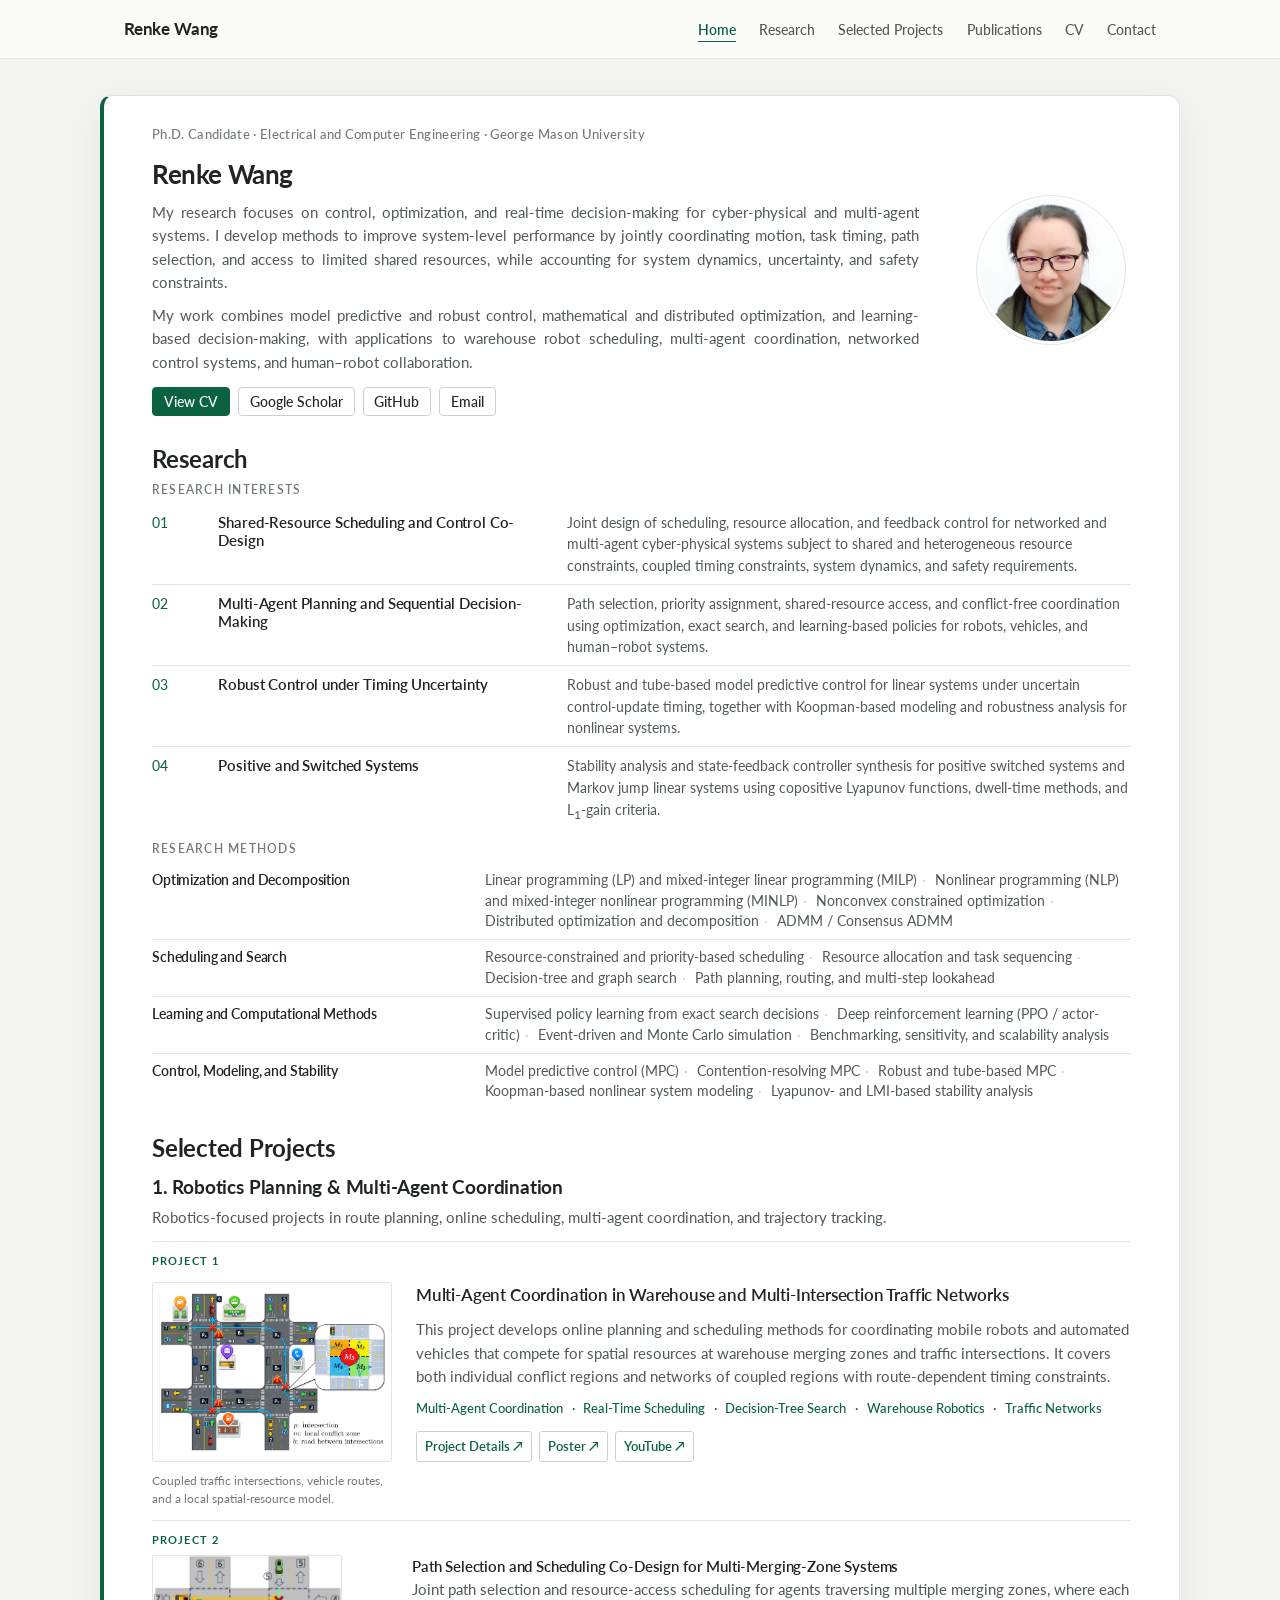
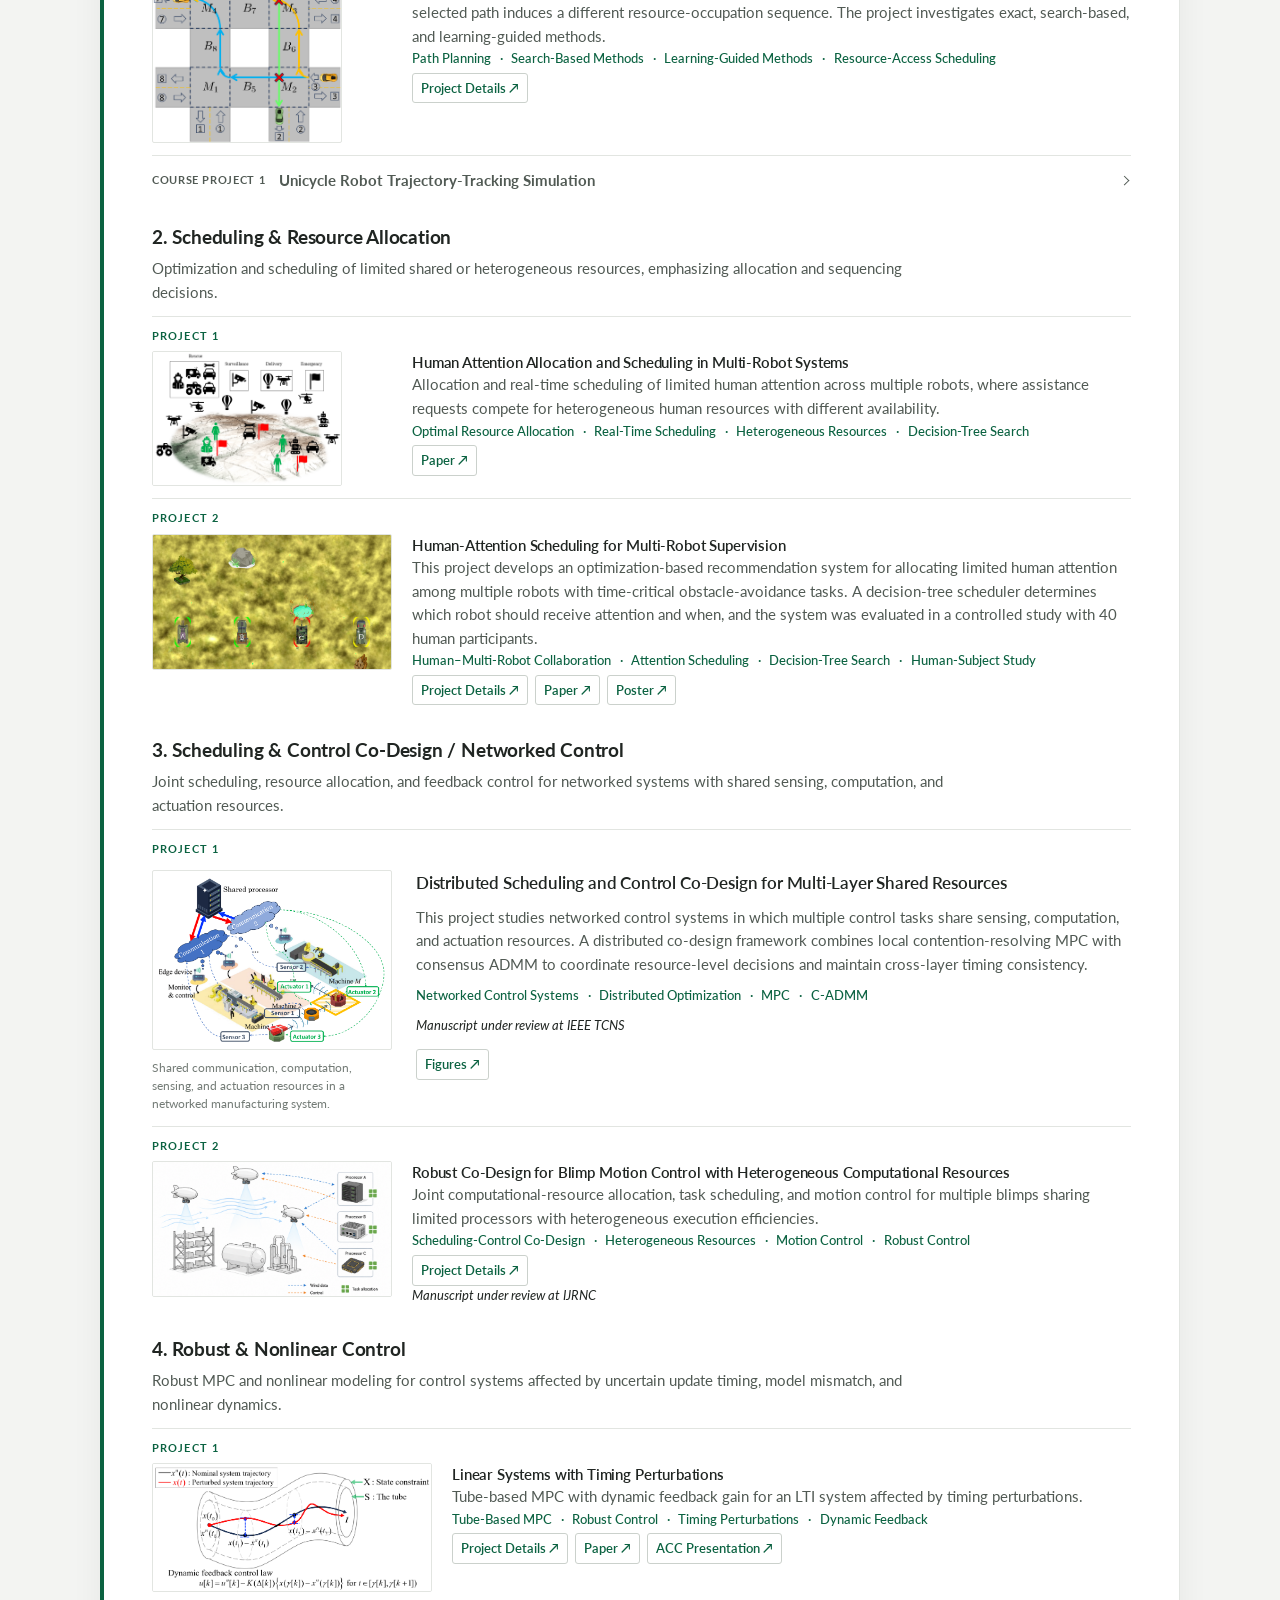
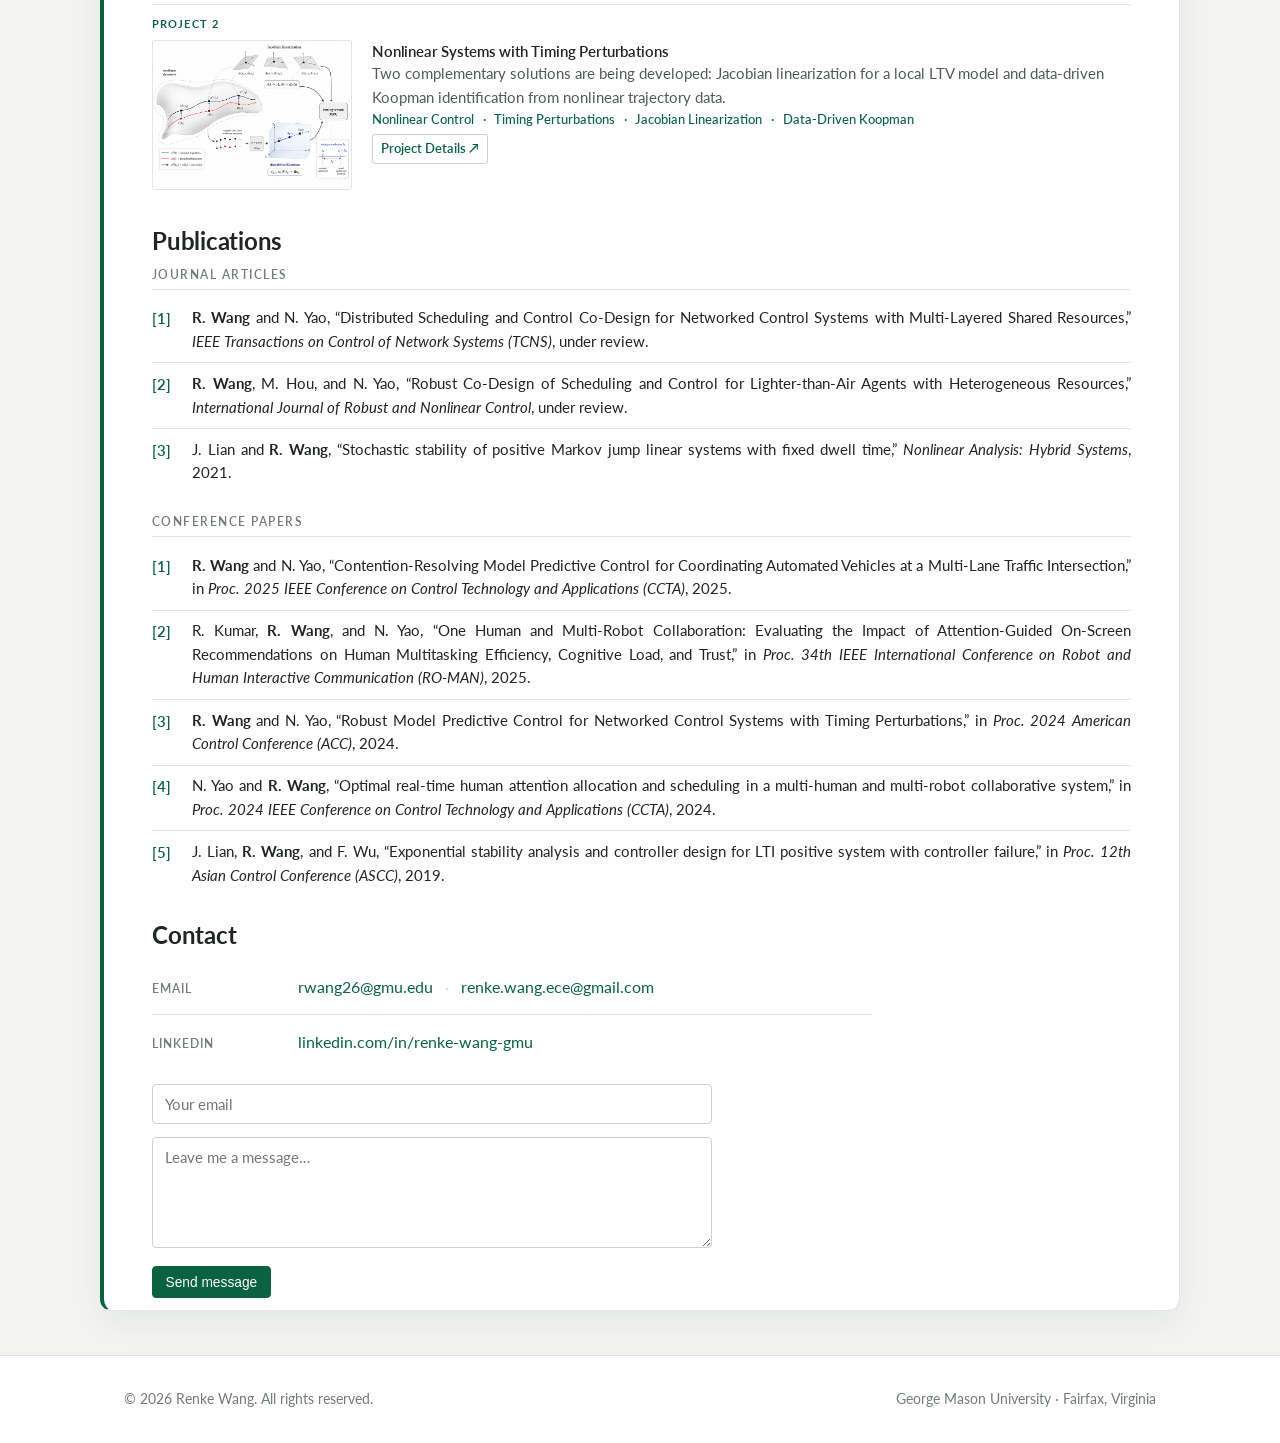
<file: index.html>
<!DOCTYPE html>
<html lang="en">
<head>
  <meta charset="UTF-8" />
  <meta name="viewport" content="width=device-width, initial-scale=1.0" />
  <title>Renke Wang | Personal Academic Website</title>
  <meta
    name="description"
    content="Renke Wang — Ph.D. Candidate at George Mason University. Research on control and scheduling co-design for multi-agent and shared-resource systems."
  />
  <meta name="author" content="Renke Wang" />

  <!-- Lato: restrained humanist sans-serif, used consistently across the site. -->
  <link rel="preconnect" href="https://fonts.googleapis.com" />
  <link rel="preconnect" href="https://fonts.gstatic.com" crossorigin />
  <link
    href="https://fonts.googleapis.com/css2?family=Lato:ital,wght@0,400;0,700;0,900;1,400&display=swap"
    rel="stylesheet"
  />

  <link rel="stylesheet" href="styles.css?v=20261112-fixed" />
</head>
<body class="home-page">
  <!-- ============================================================
       SITE HEADER / NAVIGATION
  ============================================================ -->
  <header class="site-header">
    <div class="container nav-container">
      <a href="#home" class="brand">Renke Wang</a>
      <button
        class="nav-toggle"
        aria-label="Toggle navigation"
        aria-expanded="false"
      >
        <span></span><span></span><span></span>
      </button>
      <nav class="primary-nav" aria-label="Primary">
        <ul>
          <li><a href="#home">Home</a></li>
          <li><a href="#research">Research</a></li>
          <li><a href="#projects">Selected Projects</a></li>
          <li><a href="#publications">Publications</a></li>
          <li><a href="assets/site/RenkeWang_CV.pdf?v=20261112-robotics" target="_blank" rel="noopener">CV</a></li>
          <li><a href="#contact">Contact</a></li>
        </ul>
      </nav>
    </div>
  </header>

  <main>
    <!-- ============================================================
         HOME / HERO SECTION
         To update:
           - Edit name, position, affiliation, and bio below.
           - Replace the photo placeholder by uncommenting the
             <img> tag and adding your photo (e.g., assets/profile.jpg).
    ============================================================ -->
    <section id="home" class="hero">
      <div class="container hero-grid">
        <div class="hero-text">
          <p class="eyebrow">Ph.D. Candidate &middot; Electrical and Computer Engineering &middot; George Mason University</p>
          <h1>Renke Wang</h1>
          <p class="lead">
            My research focuses on control, optimization, and real-time
            decision-making for cyber-physical and multi-agent systems. I develop
            methods to improve system-level performance by jointly coordinating
            motion, task timing, path selection, and access to limited shared
            resources, while accounting for system dynamics, uncertainty, and
            safety constraints.
          </p>
          <p class="lead">
            My work combines model predictive and robust control, mathematical and
            distributed optimization, and learning-based decision-making, with
            applications to warehouse robot scheduling, multi-agent coordination,
            networked control systems, and human&ndash;robot collaboration.
          </p>
          <div class="hero-actions" aria-label="Profile links">
            <a href="assets/site/RenkeWang_CV.pdf?v=20261112-robotics" class="btn btn-primary" target="_blank" rel="noopener">View CV</a>
            <a href="https://scholar.google.com/citations?user=q_1CykwAAAAJ&amp;hl=en" class="btn btn-ghost" target="_blank" rel="noopener">Google Scholar</a>
            <a href="https://github.com/lisa061422-afk" class="btn btn-ghost" target="_blank" rel="noopener">GitHub</a>
            <a href="mailto:rwang26@gmu.edu" class="btn btn-ghost">Email</a>
          </div>
        </div>

        <div class="hero-photo">
          <div class="photo-frame">
            <!-- Profile photo. Currently points to me.jpg already on
                 the GMU server. Replace with a different filename if
                 you upload a new photo. -->
            <img src="assets/site/me.jpg" alt="Renke Wang" onerror="this.style.display='none'; this.nextElementSibling.style.display='flex';" />
            <span class="photo-placeholder" aria-hidden="true" style="display:none;">RW</span>
          </div>
        </div>
      </div>
    </section>

    <!-- ============================================================
         RESEARCH: THEMES AND METHODS
    ============================================================ -->
    <section id="research" class="section">
      <div class="container">
        <header class="section-header">
          <h2>Research</h2>
        </header>

        <div class="research-subsection">
          <h3 class="subsection-heading">Research Interests</h3>
          <ul class="interest-grid">
            <li>
              <h3>Shared-Resource Scheduling and Control Co-Design</h3>
              <p>
                Joint design of scheduling, resource allocation, and feedback control
                for networked and multi-agent cyber-physical systems subject to shared
                and heterogeneous resource constraints, coupled timing constraints,
                system dynamics, and safety requirements.
              </p>
            </li>
            <li>
              <h3>Multi-Agent Planning and Sequential Decision-Making</h3>
              <p>
                Path selection, priority assignment, shared-resource access, and
                conflict-free coordination using optimization, exact search, and
                learning-based policies for robots, vehicles, and human&ndash;robot systems.
              </p>
            </li>
            <li>
              <h3>Robust Control under Timing Uncertainty</h3>
              <p>
                Robust and tube-based model predictive control for linear systems under
                uncertain control-update timing, together with Koopman-based modeling
                and robustness analysis for nonlinear systems.
              </p>
            </li>
            <li>
              <h3>Positive and Switched Systems</h3>
              <p>
                Stability analysis and state-feedback controller synthesis for positive
                switched systems and Markov jump linear systems using copositive
                Lyapunov functions, dwell-time methods, and L<sub>1</sub>-gain criteria.
              </p>
            </li>
          </ul>
        </div>

        <div class="research-subsection">
          <h3 class="subsection-heading">Research Methods</h3>
          <div class="skills-grid">
            <div class="skill-block">
              <h3>Optimization and Decomposition</h3>
              <ul>
                <li>Linear programming (LP) and mixed-integer linear programming (MILP)</li>
                <li>Nonlinear programming (NLP) and mixed-integer nonlinear programming (MINLP)</li>
                <li>Nonconvex constrained optimization</li>
                <li>Distributed optimization and decomposition</li>
                <li>ADMM / Consensus ADMM</li>
              </ul>
            </div>

            <div class="skill-block">
              <h3>Scheduling and Search</h3>
              <ul>
                <li>Resource-constrained and priority-based scheduling</li>
                <li>Resource allocation and task sequencing</li>
                <li>Decision-tree and graph search</li>
                <li>Path planning, routing, and multi-step lookahead</li>
              </ul>
            </div>

            <div class="skill-block">
              <h3>Learning and Computational Methods</h3>
              <ul>
                <li>Supervised policy learning from exact search decisions</li>
                <li>Deep reinforcement learning (PPO / actor-critic)</li>
                <li>Event-driven and Monte Carlo simulation</li>
                <li>Benchmarking, sensitivity, and scalability analysis</li>
              </ul>
            </div>

            <div class="skill-block">
              <h3>Control, Modeling, and Stability</h3>
              <ul>
                <li>Model predictive control (MPC)</li>
                <li>Contention-resolving MPC</li>
                <li>Robust and tube-based MPC</li>
                <li>Koopman-based nonlinear system modeling</li>
                <li>Lyapunov- and LMI-based stability analysis</li>
              </ul>
            </div>
          </div>
        </div>
      </div>
    </section>

    <!-- ============================================================
         SELECTED PROJECTS
         To update:
           - Edit each <li> in a project list below.
           - Add optional figures after a list when visual explanations are available.
    ============================================================ -->
    <section id="projects" class="section section-alt">
      <div class="container">
        <header class="section-header">
          <h2>Selected Projects</h2>
        </header>

        <!-- ===== Project group 1 ===== -->
        <div class="project-group">
          <h3>1. Robotics Planning &amp; Multi-Agent Coordination</h3>
          <p class="group-lead">
            Robotics-focused projects in route planning, online scheduling,
            multi-agent coordination, and trajectory tracking.
          </p>
          <ul class="project-list">
            <li class="project-showcase" id="project-2">
              <p class="project-number-label">Project 1</p>
              <div class="project-showcase-layout">
                <figure class="project-showcase-media">
                  <div class="project-showcase-thumbnail">
                    <img
                      src="assets/projects/multi-intersection/Traffic_in_poster.png"
                      alt="Coupled traffic intersections with vehicle routes and a zoomed local conflict-zone model"
                      loading="lazy"
                      decoding="async"
                    >
                  </div>
                  <figcaption>
                    Coupled traffic intersections, vehicle routes, and a local
                    spatial-resource model.
                  </figcaption>
                </figure>

                <div class="project-showcase-content">
                  <h4>Multi-Agent Coordination in Warehouse and Multi-Intersection Traffic Networks</h4>
                  <p class="project-summary">
                    This project develops online planning and scheduling methods for
                    coordinating mobile robots and automated vehicles that compete for
                    spatial resources at warehouse merging zones and traffic intersections.
                    It covers both individual conflict regions and networks of coupled
                    regions with route-dependent timing constraints.
                  </p>
                  <p class="project-keywords">
                    Multi-Agent Coordination <span aria-hidden="true">&middot;</span>
                    Real-Time Scheduling <span aria-hidden="true">&middot;</span>
                    Decision-Tree Search <span aria-hidden="true">&middot;</span>
                    Warehouse Robotics <span aria-hidden="true">&middot;</span>
                    Traffic Networks
                  </p>
                  <p class="project-links">
                    <a href="project-2-details.html" target="_blank" rel="noopener">Project Details <span aria-hidden="true">&nearr;</span></a>
                    <a href="assets/projects/multi-intersection/project-2-poster.png" target="_blank" rel="noopener">Poster <span aria-hidden="true">&nearr;</span></a>
                    <a href="https://youtu.be/YsEci0cIApg?si=ojlgiNI9mZg2UuwD" target="_blank" rel="noopener">YouTube <span aria-hidden="true">&nearr;</span></a>
                  </p>
                </div>
              </div>
            </li>
            <li class="subproject-illustrated numbered-subproject" id="path-planning-project">
              <p class="project-number-label">Project 2</p>
              <div class="subproject-layout">
                <figure class="subproject-media">
                  <img
                    src="assets/projects/path-planning/path_planning.png"
                    alt="Alternative vehicle paths through coupled merging zones with different resource-occupation sequences"
                  >
                </figure>
                <div class="subproject-copy">
                  <h4>Path Selection and Scheduling Co-Design for Multi-Merging-Zone Systems</h4>
                  <p>
                    Joint path selection and resource-access scheduling for agents
                    traversing multiple merging zones, where each selected path
                    induces a different resource-occupation sequence. The project
                    investigates exact, search-based, and learning-guided methods.
                  </p>
                  <p class="project-keywords">
                    Path Planning <span aria-hidden="true">&middot;</span>
                    Search-Based Methods <span aria-hidden="true">&middot;</span>
                    Learning-Guided Methods <span aria-hidden="true">&middot;</span>
                    Resource-Access Scheduling
                  </p>
                  <p class="project-links">
                    <a href="path-planning-details.html" target="_blank" rel="noopener">Project Details <span aria-hidden="true">&nearr;</span></a>
                  </p>
                </div>
              </div>
            </li>
            <li class="subproject-illustrated numbered-subproject course-project" id="ece699-unicycle-project">
              <details class="course-project-details">
                <summary class="course-project-summary">
                  <span class="course-project-label">Course Project 1</span>
                  <span class="course-project-title">Unicycle Robot Trajectory-Tracking Simulation</span>
                  <span class="course-project-chevron" aria-hidden="true"></span>
                </summary>
                <div class="subproject-layout">
                  <figure class="subproject-media">
                    <img
                      src="assets/projects/ece699-unicycle/robotic_1.png"
                      alt="Mobile robot following a curved path from its starting pose to the goal"
                    >
                  </figure>
                  <div class="subproject-copy">
                    <h4>Unicycle Robot Trajectory-Tracking Simulation</h4>
                    <p>
                      Unicycle trajectory-tracking project combining error-dynamics
                      analysis, closed-loop simulation, and numerical evaluation
                      across multiple initial conditions, including a large-angle test.
                    </p>
                    <p class="project-keywords">
                      Unicycle Model <span aria-hidden="true">&middot;</span>
                      Trajectory Tracking <span aria-hidden="true">&middot;</span>
                      Numerical Evaluation
                    </p>
                    <p class="project-links">
                      <a href="ece699-unicycle-details.html" target="_blank" rel="noopener">Project Details <span aria-hidden="true">&nearr;</span></a>
                    </p>
                  </div>
                </div>
              </details>
            </li>
          </ul>
        </div>

        <!-- ===== Project group 2 ===== -->
        <div class="project-group">
          <h3>2. Scheduling &amp; Resource Allocation</h3>
          <p class="group-lead">
            Optimization and scheduling of limited shared or heterogeneous
            resources, emphasizing allocation and sequencing decisions.
          </p>
          <ul class="project-list">
            <li class="subproject-illustrated numbered-subproject">
              <p class="project-number-label">Project 1</p>
              <div class="subproject-layout">
                <figure class="subproject-media">
                  <img
                    src="assets/projects/heterogeneous-resource/resue_picture.png"
                    alt="Multi-human multi-robot rescue scenario with robots requesting assistance from different human operators"
                  >
                </figure>
                <div class="subproject-copy">
                  <h4>Human Attention Allocation and Scheduling in Multi-Robot Systems</h4>
                  <p>
                    Allocation and real-time scheduling of limited human attention
                    across multiple robots, where assistance requests compete for
                    heterogeneous human resources with different availability.
                  </p>
                  <p class="project-keywords">
                    Optimal Resource Allocation <span aria-hidden="true">&middot;</span>
                    Real-Time Scheduling <span aria-hidden="true">&middot;</span>
                    Heterogeneous Resources <span aria-hidden="true">&middot;</span>
                    Decision-Tree Search
                  </p>
                  <p class="project-links">
                    <a href="https://ieeexplore.ieee.org/stamp/stamp.jsp?arnumber=10666642" target="_blank" rel="noopener">Paper <span aria-hidden="true">&nearr;</span></a>
                  </p>
                </div>
              </div>
            </li>
            <li class="subproject-illustrated numbered-subproject" id="hri-attention-project">
              <p class="project-number-label">Project 2</p>
              <div class="subproject-layout subproject-layout--standard-media">
                <figure class="subproject-media">
                  <img
                    src="assets/projects/hri-attention/tank.png"
                    alt="Conceptual illustration of four robots sharing one human operator for obstacle-avoidance tasks"
                  >
                </figure>
                <div class="subproject-copy">
                  <h4>Human-Attention Scheduling for Multi-Robot Supervision</h4>
                  <p>
                    This project develops an optimization-based recommendation
                    system for allocating limited human attention among multiple
                    robots with time-critical obstacle-avoidance tasks. A
                    decision-tree scheduler determines which robot should receive
                    attention and when, and the system was evaluated in a
                    controlled study with 40 human participants.
                  </p>
                  <p class="project-keywords">
                    Human&ndash;Multi-Robot Collaboration <span aria-hidden="true">&middot;</span>
                    Attention Scheduling <span aria-hidden="true">&middot;</span>
                    Decision-Tree Search <span aria-hidden="true">&middot;</span>
                    Human-Subject Study
                  </p>
                  <p class="project-links">
                    <a href="hri-attention-scheduling-details.html" target="_blank" rel="noopener">Project Details <span aria-hidden="true">&nearr;</span></a>
                    <a href="https://ieeexplore.ieee.org/stamp/stamp.jsp?arnumber=11217805" target="_blank" rel="noopener">Paper <span aria-hidden="true">&nearr;</span></a>
                    <a href="assets/projects/hri-attention/hri_project_poster.pdf" target="_blank" rel="noopener">Poster <span aria-hidden="true">&nearr;</span></a>
                  </p>
                </div>
              </div>
            </li>
          </ul>
        </div>

        <!-- ===== Project group 3 ===== -->
        <div class="project-group">
          <h3>3. Scheduling &amp; Control Co-Design / Networked Control</h3>
          <p class="group-lead">
            Joint scheduling, resource allocation, and feedback control for
            networked systems with shared sensing, computation, and actuation resources.
          </p>
          <ul class="project-list">
            <li class="project-showcase" id="featured-project-1">
              <p class="project-number-label">Project 1</p>
              <div class="project-showcase-layout">
                <figure class="project-showcase-media">
                  <div class="project-showcase-thumbnail">
                    <img
                      src="assets/projects/manufacturing-scheduling/manufacturing_fig.png"
                      alt="Networked manufacturing system with shared communication, computation, sensing, and actuation resources"
                      loading="lazy"
                      decoding="async"
                    >
                  </div>
                  <figcaption>
                    Shared communication, computation, sensing, and actuation
                    resources in a networked manufacturing system.
                  </figcaption>
                </figure>

                <div class="project-showcase-content">
                  <h4>Distributed Scheduling and Control Co-Design for Multi-Layer Shared Resources</h4>
                  <p class="project-summary">
                    This project studies networked control systems in which multiple
                    control tasks share sensing, computation, and actuation resources.
                    A distributed co-design framework combines local contention-resolving
                    MPC with consensus ADMM to coordinate resource-level decisions and
                    maintain cross-layer timing consistency.
                  </p>
                  <p class="project-keywords">
                    Networked Control Systems <span aria-hidden="true">&middot;</span>
                    Distributed Optimization <span aria-hidden="true">&middot;</span>
                    MPC <span aria-hidden="true">&middot;</span> C-ADMM
                  </p>
                  <p class="project-status">Manuscript under review at IEEE TCNS</p>
                  <p class="project-links">
                    <a href="project-1-figures.html" target="_blank" rel="noopener">Figures <span aria-hidden="true">&nearr;</span></a>
                  </p>
                </div>
              </div>
            </li>
            <li id="blimp-codesign-project" class="subproject-illustrated numbered-subproject">
              <p class="project-number-label">Project 2</p>
              <div class="subproject-layout subproject-layout--standard-media">
                <figure class="subproject-media">
                  <img
                    src="assets/projects/blimp-codesign/blimp_1.png"
                    alt="Conceptual diagram of multiple blimps sharing heterogeneous processors for wind estimation and control updates"
                  >
                </figure>
                <div class="subproject-copy">
                  <h4>Robust Co-Design for Blimp Motion Control with Heterogeneous Computational Resources</h4>
                  <p>
                    Joint computational-resource allocation, task scheduling,
                    and motion control for multiple blimps sharing limited
                    processors with heterogeneous execution efficiencies.
                  </p>
                  <p class="project-keywords">
                    Scheduling-Control Co-Design <span aria-hidden="true">&middot;</span>
                    Heterogeneous Resources <span aria-hidden="true">&middot;</span>
                    Motion Control <span aria-hidden="true">&middot;</span>
                    Robust Control
                  </p>
                  <p class="project-links">
                    <a href="blimp-codesign-details.html" target="_blank" rel="noopener">Project Details <span aria-hidden="true">&nearr;</span></a>
                  </p>
                  <span class="subproject-status project-status">Manuscript under review at IJRNC</span>
                </div>
              </div>
            </li>
          </ul>
        </div>

        <!-- ===== Project group 4 ===== -->
        <div class="project-group">
          <h3>4. Robust &amp; Nonlinear Control</h3>
          <p class="group-lead">
            Robust MPC and nonlinear modeling for control systems affected by
            uncertain update timing, model mismatch, and nonlinear dynamics.
          </p>
          <ul class="project-list">
            <li id="timing-perturbation-lti" class="subproject-illustrated numbered-subproject">
              <p class="project-number-label">Project 1</p>
              <div class="subproject-layout subproject-layout--standard-media subproject-layout--media-large">
                <figure class="subproject-media">
                  <img
                    src="assets/projects/timing-perturbation/tube_based_mpc.png"
                    alt="Tube-based model predictive control with nominal and timing-perturbed system trajectories under state constraints"
                  >
                </figure>
                <div class="subproject-copy">
                  <h4>Linear Systems with Timing Perturbations</h4>
                  <p>
                    Tube-based MPC with dynamic feedback gain for an LTI system
                    affected by timing perturbations.
                  </p>
                  <p class="project-keywords">
                    Tube-Based MPC <span aria-hidden="true">&middot;</span>
                    Robust Control <span aria-hidden="true">&middot;</span>
                    Timing Perturbations <span aria-hidden="true">&middot;</span>
                    Dynamic Feedback
                  </p>
                  <p class="project-links">
                    <a href="timing-perturbation-details.html" target="_blank" rel="noopener">Project Details <span aria-hidden="true">&nearr;</span></a>
                    <a href="https://ieeexplore.ieee.org/stamp/stamp.jsp?arnumber=10644675" target="_blank" rel="noopener">Paper <span aria-hidden="true">&nearr;</span></a>
                    <a href="https://youtu.be/WiT8cCsM2JM?si=U1P070YBmSVyWWwL" target="_blank" rel="noopener">ACC Presentation <span aria-hidden="true">&nearr;</span></a>
                  </p>
                </div>
              </div>
            </li>
            <li id="timing-perturbation-nonlinear" class="subproject-illustrated numbered-subproject">
              <p class="project-number-label">Project 2</p>
              <div class="subproject-layout subproject-layout--standard-media subproject-layout--media-small">
                <figure class="subproject-media">
                  <img
                    src="assets/projects/nonlinear-control/nonlinear_1.png"
                    alt="Conceptual diagram of Jacobian linearization and data-driven Koopman approaches for nonlinear systems with timing perturbations"
                  >
                </figure>
                <div class="subproject-copy">
                  <h4>Nonlinear Systems with Timing Perturbations</h4>
                  <p>
                    Two complementary solutions are being developed: Jacobian
                    linearization for a local LTV model and data-driven Koopman
                    identification from nonlinear trajectory data.
                  </p>
                  <p class="project-keywords">
                    Nonlinear Control <span aria-hidden="true">&middot;</span>
                    Timing Perturbations <span aria-hidden="true">&middot;</span>
                    Jacobian Linearization <span aria-hidden="true">&middot;</span>
                    Data-Driven Koopman
                  </p>
                  <p class="project-links">
                    <a href="nonlinear-timing-perturbation-details.html" target="_blank" rel="noopener">Project Details <span aria-hidden="true">&nearr;</span></a>
                  </p>
                </div>
              </div>
            </li>
          </ul>
        </div>

      </div>
    </section>

    <!-- ============================================================
         PUBLICATIONS
         To update when a new paper appears:
           - Add a new <li> at the top of the matching <ol> below.
           - Format: Authors, "Title," Venue, Year. [PDF] [BibTeX]
           - Bold your own name with <strong>R. Wang</strong>.
           - To add other groups (e.g., "Manuscripts Under Review",
             "Posters & Demos"), copy a <div class="pub-group"> block
             and edit the heading.
    ============================================================ -->
    <section id="publications" class="section">
      <div class="container">
        <header class="section-header">
          <h2>Publications</h2>
        </header>

        <div class="pub-group">
          <h3 class="pub-heading">Journal Articles</h3>
          <ol class="pub-list">
            <li>
              <p class="pub-citation">
                <strong>R. Wang</strong> and N. Yao,
                &ldquo;Distributed Scheduling and Control Co-Design for
                Networked Control Systems with Multi-Layered Shared
                Resources,&rdquo;
                <em>IEEE Transactions on Control of Network Systems
                (TCNS)</em>, under review.
              </p>
            </li>
            <li>
              <p class="pub-citation">
                <strong>R. Wang</strong>, M. Hou, and N. Yao,
                &ldquo;Robust Co-Design of Scheduling and Control for
                Lighter-than-Air Agents with Heterogeneous Resources,&rdquo;
                <em>International Journal of Robust and Nonlinear
                Control</em>, under review.
              </p>
            </li>
            <li>
              <p class="pub-citation">
                J. Lian and <strong>R. Wang</strong>,
                &ldquo;Stochastic stability of positive Markov jump linear
                systems with fixed dwell time,&rdquo;
                <em>Nonlinear Analysis: Hybrid Systems</em>, 2021.
              </p>
            </li>
          </ol>
        </div>

        <div class="pub-group">
          <h3 class="pub-heading">Conference Papers</h3>
          <ol class="pub-list">
            <li>
              <p class="pub-citation">
                <strong>R. Wang</strong> and N. Yao,
                &ldquo;Contention-Resolving Model Predictive Control for
                Coordinating Automated Vehicles at a Multi-Lane Traffic
                Intersection,&rdquo;
                in <em>Proc. 2025 IEEE Conference on Control Technology
                and Applications (CCTA)</em>, 2025.
              </p>
            </li>
            <li>
              <p class="pub-citation">
                R. Kumar, <strong>R. Wang</strong>, and N. Yao,
                &ldquo;One Human and Multi-Robot Collaboration: Evaluating
                the Impact of Attention-Guided On-Screen Recommendations on
                Human Multitasking Efficiency, Cognitive Load, and
                Trust,&rdquo;
                in <em>Proc. 34th IEEE International Conference on Robot
                and Human Interactive Communication (RO-MAN)</em>, 2025.
              </p>
            </li>
            <li>
              <p class="pub-citation">
                <strong>R. Wang</strong> and N. Yao,
                &ldquo;Robust Model Predictive Control for Networked
                Control Systems with Timing Perturbations,&rdquo;
                in <em>Proc. 2024 American Control Conference (ACC)</em>,
                2024.
              </p>
            </li>
            <li>
              <p class="pub-citation">
                N. Yao and <strong>R. Wang</strong>,
                &ldquo;Optimal real-time human attention allocation and
                scheduling in a multi-human and multi-robot collaborative
                system,&rdquo;
                in <em>Proc. 2024 IEEE Conference on Control Technology
                and Applications (CCTA)</em>, 2024.
              </p>
            </li>
            <li>
              <p class="pub-citation">
                J. Lian, <strong>R. Wang</strong>, and F. Wu,
                &ldquo;Exponential stability analysis and controller design
                for LTI positive system with controller failure,&rdquo;
                in <em>Proc. 12th Asian Control Conference (ASCC)</em>,
                2019.
              </p>
            </li>
          </ol>
        </div>
      </div>
    </section>

    <!-- ============================================================
         CONTACT
         To update: edit each link below.
    ============================================================ -->
    <section id="contact" class="section section-alt">
      <div class="container">
        <header class="section-header">
          <h2>Contact</h2>
        </header>

        <div class="contact-grid">
          <ul class="contact-list">
            <li>
              <span class="contact-label">Email</span>
              <span class="contact-emails">
                <a href="mailto:rwang26@gmu.edu">rwang26@gmu.edu</a>
                <span class="sep" aria-hidden="true">&middot;</span>
                <a href="mailto:renke.wang.ece@gmail.com">renke.wang.ece@gmail.com</a>
              </span>
            </li>
            <li>
              <span class="contact-label">LinkedIn</span>
              <a
                href="https://www.linkedin.com/in/renke-wang-gmu"
                target="_blank"
                rel="noopener"
              >linkedin.com/in/renke-wang-gmu</a>
            </li>
          </ul>

          <!-- Leave-a-message form, powered by Formspree (no backend needed).
               Endpoint configured (f/xnjyvwwv) -> delivers to lisa061422@gmail.com.
               First real submission triggers a one-time confirmation email
               from Formspree; click it to activate delivery. -->
          <form
            class="contact-form"
            action="https://formspree.io/f/xnjyvwwv"
            method="POST"
          >
            <input
              type="email"
              name="email"
              placeholder="Your email"
              aria-label="Your email"
              required
            />
            <textarea
              name="message"
              rows="5"
              placeholder="Leave me a message…"
              aria-label="Message"
              required
            ></textarea>
            <!-- Honeypot anti-spam field; bots fill it, humans don't see it -->
            <input
              type="text"
              name="_gotcha"
              tabindex="-1"
              autocomplete="off"
              aria-hidden="true"
              style="display:none"
            />
            <button type="submit" class="btn btn-primary">Send message</button>
          </form>
        </div>
      </div>
    </section>
  </main>

  <!-- ============================================================
       SITE FOOTER
  ============================================================ -->
  <footer class="site-footer">
    <div class="container footer-inner">
      <p>&copy; <span id="year">2026</span> Renke Wang. All rights reserved.</p>
      <p class="footer-note">George Mason University &middot; Fairfax, Virginia</p>
    </div>
  </footer>

  <script src="script.js?v=20260804-1"></script>
</body>
</html>
</file>
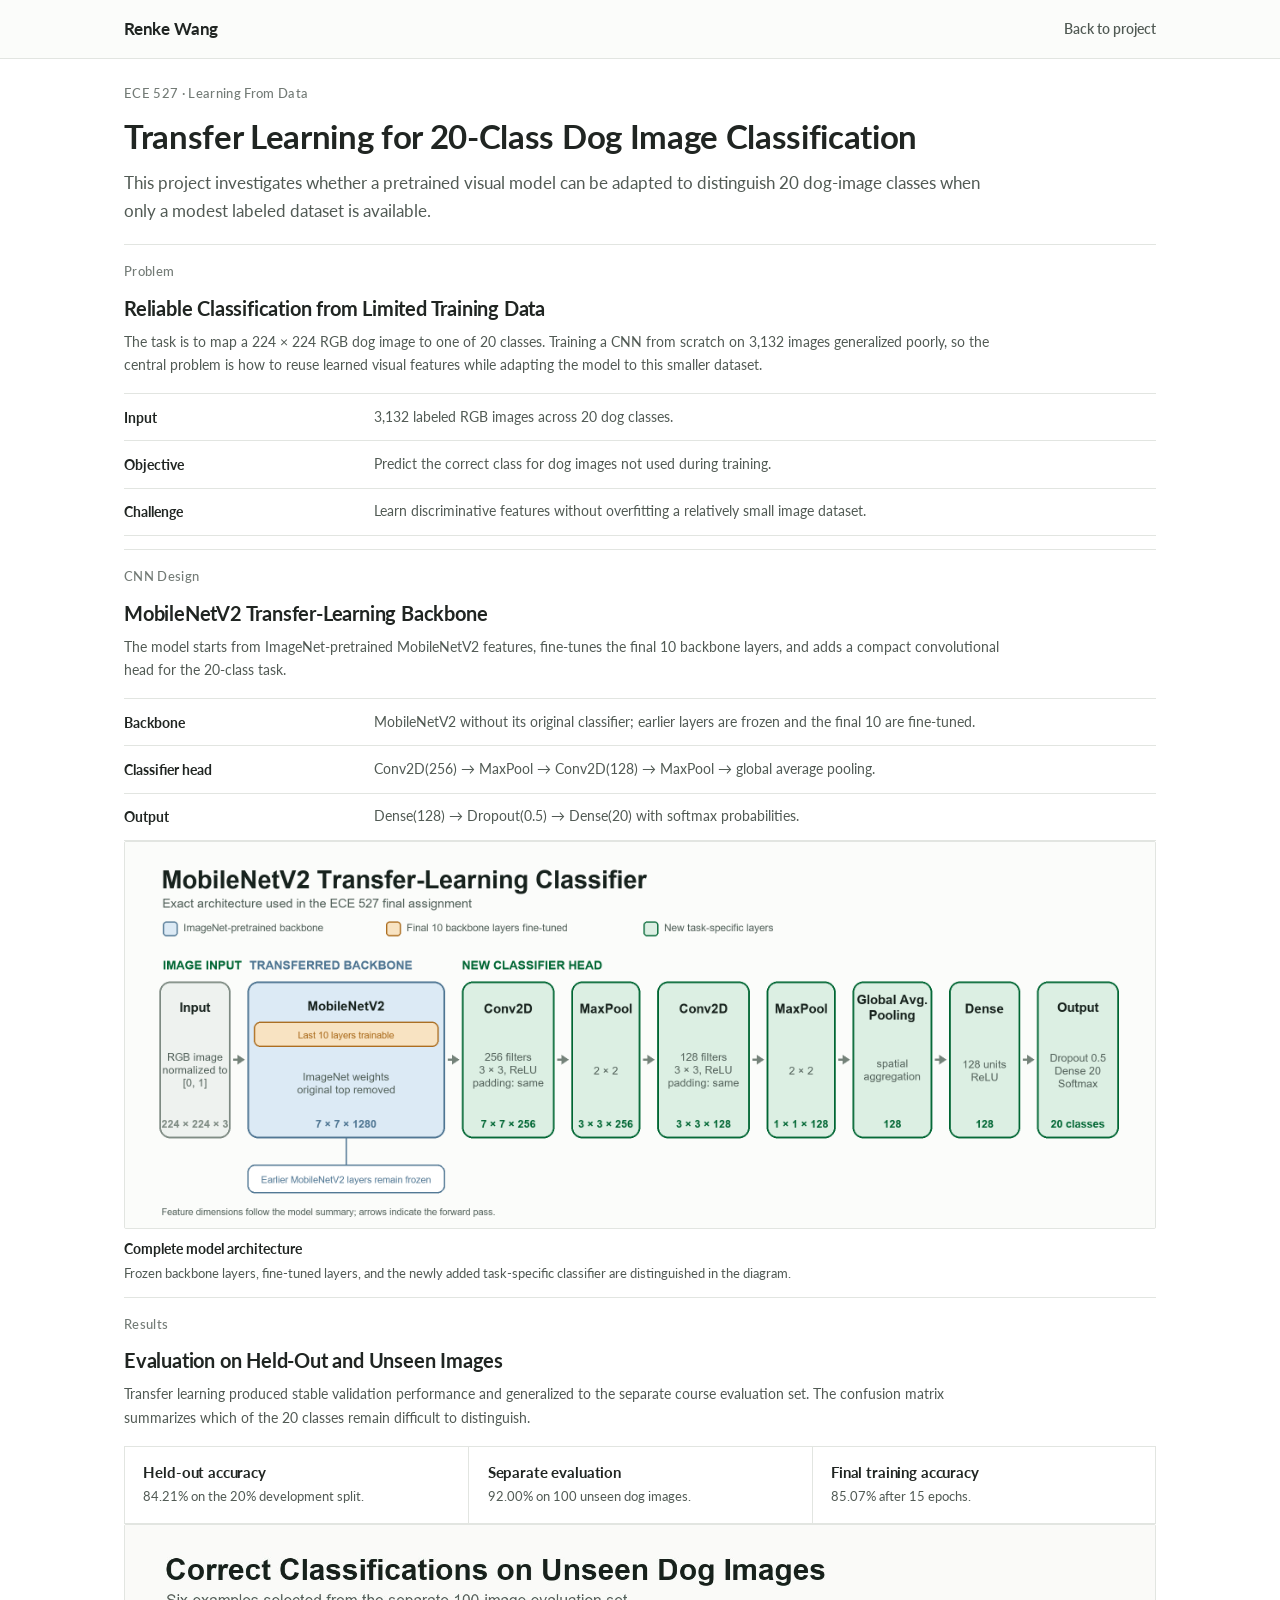
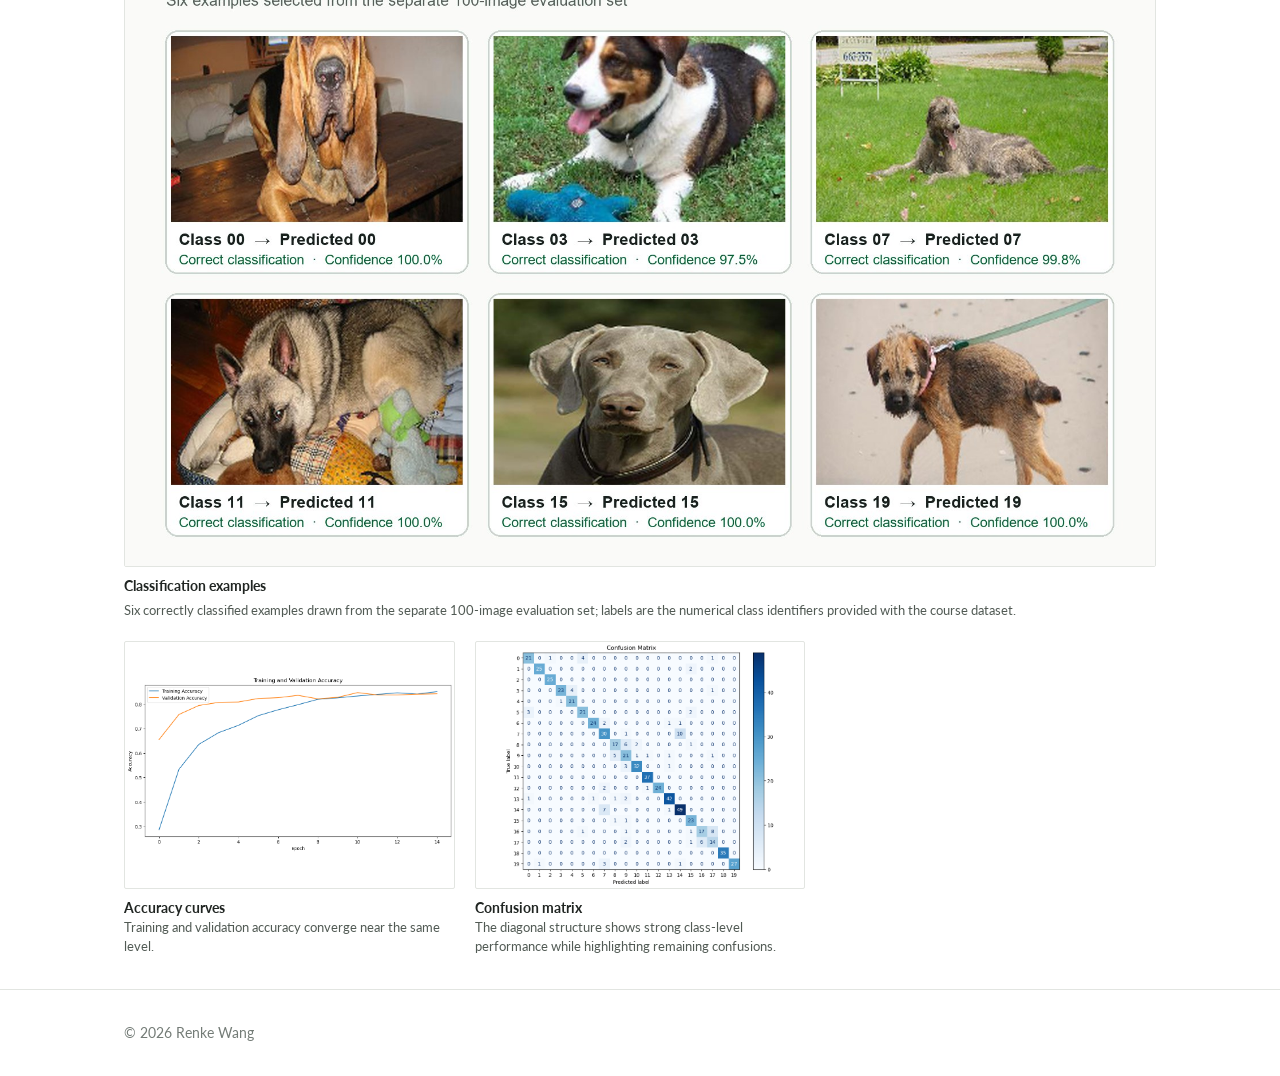
<file: learning-from-data-details.html>
<!DOCTYPE html>
<html lang="en">
<head>
  <meta charset="UTF-8" />
  <meta name="viewport" content="width=device-width, initial-scale=1.0" />
  <title>Transfer Learning for Dog Image Classification | Renke Wang</title>
  <meta
    name="description"
    content="A concise ECE 527 project overview covering the classification problem, MobileNetV2 transfer-learning architecture, and evaluation results."
  />
  <meta property="og:title" content="Transfer Learning for Dog Image Classification | Renke Wang" />
  <meta
    property="og:description"
    content="A 20-class dog-image classifier built by fine-tuning MobileNetV2 and evaluated on held-out and unseen data."
  />
  <meta property="og:type" content="article" />
  <meta name="twitter:card" content="summary" />
  <meta name="twitter:title" content="Transfer Learning for Dog Image Classification | Renke Wang" />
  <meta
    name="twitter:description"
    content="A 20-class dog-image classifier built by fine-tuning MobileNetV2 and evaluated on held-out and unseen data."
  />
  <link rel="preconnect" href="https://fonts.googleapis.com" />
  <link rel="preconnect" href="https://fonts.gstatic.com" crossorigin />
  <link
    href="https://fonts.googleapis.com/css2?family=Lato:ital,wght@0,400;0,700;0,900;1,400&display=swap"
    rel="stylesheet"
  />
  <link rel="stylesheet" href="styles.css?v=20260827-3" />
</head>
<body>
  <header class="site-header">
    <div class="container nav-container">
      <a href="index.html#home" class="brand">Renke Wang</a>
      <a href="index.html#learning-from-data-project" class="figure-back">Back to project</a>
    </div>
  </header>

  <main class="hri-detail-page">
    <div class="container">
      <header class="hri-detail-header">
        <p class="eyebrow">ECE 527 &middot; Learning From Data</p>
        <h1>Transfer Learning for 20-Class Dog Image Classification</h1>
        <p class="hri-detail-lead">
          This project investigates whether a pretrained visual model can be
          adapted to distinguish 20 dog-image classes when only a modest
          labeled dataset is available.
        </p>
      </header>

      <section class="hri-section" aria-labelledby="problem-heading">
        <header class="hri-section-header">
          <p class="eyebrow">Problem</p>
          <h2 id="problem-heading">Reliable Classification from Limited Training Data</h2>
          <p>
            The task is to map a 224 &times; 224 RGB dog image to one of 20
            classes. Training a CNN from scratch on 3,132 images generalized
            poorly, so the central problem is how to reuse learned visual
            features while adapting the model to this smaller dataset.
          </p>
        </header>

        <dl class="hri-model-list" aria-label="Problem setup">
          <div>
            <dt>Input</dt>
            <dd>3,132 labeled RGB images across 20 dog classes.</dd>
          </div>
          <div>
            <dt>Objective</dt>
            <dd>Predict the correct class for dog images not used during training.</dd>
          </div>
          <div>
            <dt>Challenge</dt>
            <dd>Learn discriminative features without overfitting a relatively small image dataset.</dd>
          </div>
        </dl>
      </section>

      <section class="hri-section" aria-labelledby="model-heading">
        <header class="hri-section-header">
          <p class="eyebrow">CNN Design</p>
          <h2 id="model-heading">MobileNetV2 Transfer-Learning Backbone</h2>
          <p>
            The model starts from ImageNet-pretrained MobileNetV2 features,
            fine-tunes the final 10 backbone layers, and adds a compact
            convolutional head for the 20-class task.
          </p>
        </header>

        <dl class="hri-model-list">
          <div>
            <dt>Backbone</dt>
            <dd>MobileNetV2 without its original classifier; earlier layers are frozen and the final 10 are fine-tuned.</dd>
          </div>
          <div>
            <dt>Classifier head</dt>
            <dd>Conv2D(256) &rarr; MaxPool &rarr; Conv2D(128) &rarr; MaxPool &rarr; global average pooling.</dd>
          </div>
          <div>
            <dt>Output</dt>
            <dd>Dense(128) &rarr; Dropout(0.5) &rarr; Dense(20) with softmax probabilities.</dd>
          </div>
        </dl>

        <figure class="hri-wide-figure learning-model-figure">
          <img
            src="assets/projects/learning-from-data/transfer-model-architecture.png"
            alt="Architecture of the transfer-learning classifier from a 224 by 224 RGB image through MobileNetV2, convolution and pooling layers, global average pooling, a dense layer, dropout, and a 20-class softmax output"
            loading="lazy"
            decoding="async"
          >
          <figcaption>
            <strong>Complete model architecture</strong>
            Frozen backbone layers, fine-tuned layers, and the newly added
            task-specific classifier are distinguished in the diagram.
          </figcaption>
        </figure>
      </section>

      <section class="hri-section" aria-labelledby="results-heading">
        <header class="hri-section-header">
          <p class="eyebrow">Results</p>
          <h2 id="results-heading">Evaluation on Held-Out and Unseen Images</h2>
          <p>
            Transfer learning produced stable validation performance and
            generalized to the separate course evaluation set. The confusion
            matrix summarizes which of the 20 classes remain difficult to
            distinguish.
          </p>
        </header>

        <section class="hri-summary-grid" aria-label="Model results">
          <div>
            <h2>Held-out accuracy</h2>
            <p>84.21% on the 20% development split.</p>
          </div>
          <div>
            <h2>Separate evaluation</h2>
            <p>92.00% on 100 unseen dog images.</p>
          </div>
          <div>
            <h2>Final training accuracy</h2>
            <p>85.07% after 15 epochs.</p>
          </div>
        </section>

        <figure class="hri-wide-figure learning-classification-figure">
          <img
            src="assets/projects/learning-from-data/transfer-classification-examples.jpg"
            alt="Six unseen dog images correctly classified by the trained model with their true classes, predictions, and confidence values"
            loading="lazy"
            decoding="async"
          >
          <figcaption>
            <strong>Classification examples</strong>
            Six correctly classified examples drawn from the separate
            100-image evaluation set; labels are the numerical class identifiers
            provided with the course dataset.
          </figcaption>
        </figure>

        <div class="hri-study-grid learning-results-grid">
          <figure>
            <img
              src="assets/projects/learning-from-data/transfer-accuracy.png"
              alt="Training and validation accuracy over 15 epochs"
              loading="lazy"
              decoding="async"
            >
            <figcaption>
              <strong>Accuracy curves</strong>
              Training and validation accuracy converge near the same level.
            </figcaption>
          </figure>
          <figure>
            <img
              src="assets/projects/learning-from-data/transfer-confusion-matrix.png"
              alt="Confusion matrix for the 20-class held-out image set"
              loading="lazy"
              decoding="async"
            >
            <figcaption>
              <strong>Confusion matrix</strong>
              The diagonal structure shows strong class-level performance while highlighting remaining confusions.
            </figcaption>
          </figure>
        </div>
      </section>
    </div>
  </main>

  <footer class="site-footer">
    <div class="container footer-inner">
      <p>&copy; <span id="year"></span> Renke Wang</p>
    </div>
  </footer>
  <script src="script.js"></script>
</body>
</html>
</file>
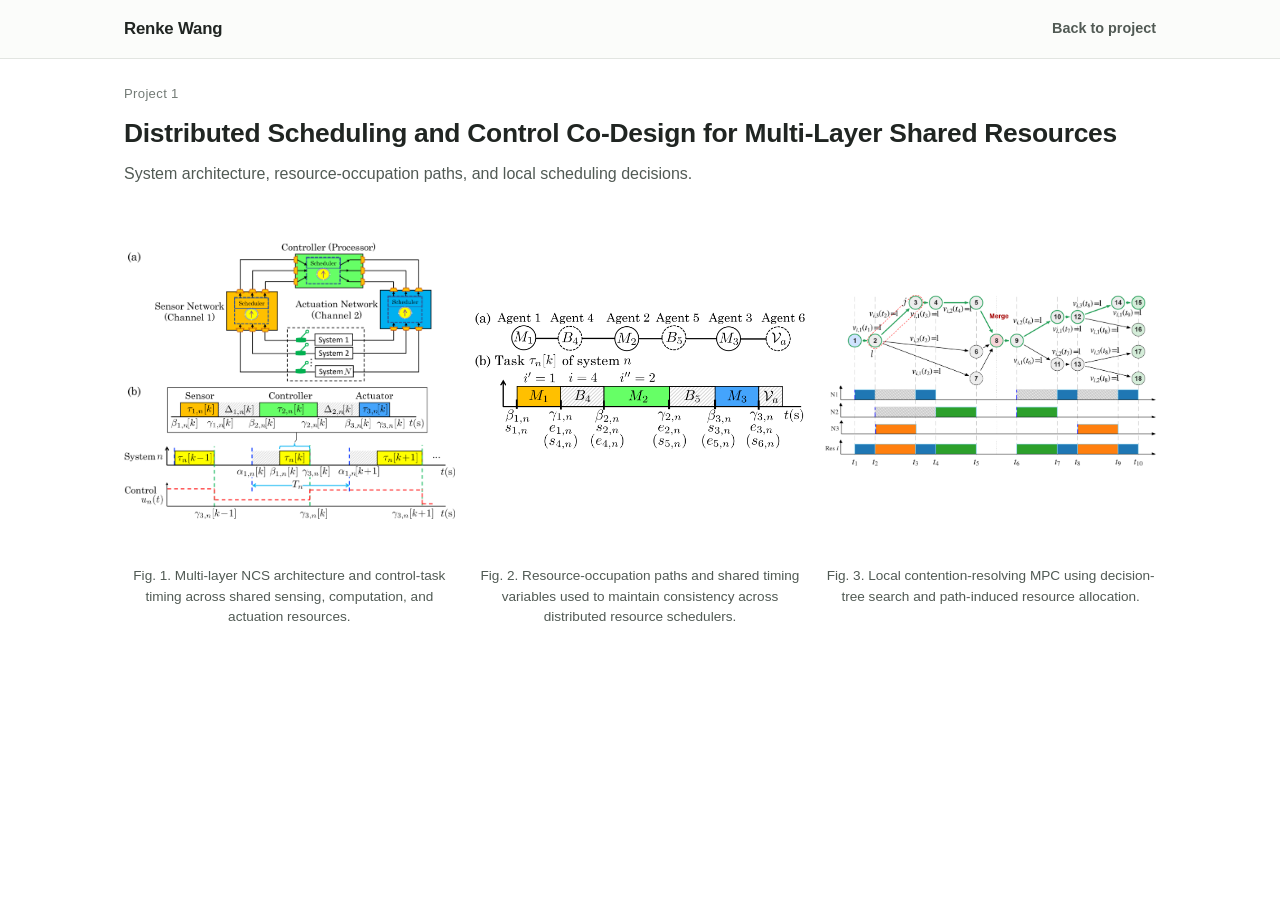
<file: project-1-figures.html>
<!DOCTYPE html>
<html lang="en">
<head>
  <meta charset="UTF-8" />
  <meta name="viewport" content="width=device-width, initial-scale=1.0" />
  <title>Project Figures | Renke Wang</title>
  <meta
    name="description"
    content="Figures for Distributed Scheduling and Control Co-Design for Multi-Layer Shared Resources."
  />
  <link rel="preconnect" href="https://fonts.googleapis.com" />
  <link rel="preconnect" href="https://fonts.gstatic.com" crossorigin />
  <link
    href="https://fonts.googleapis.com/css2?family=Inter:wght@400;500;600;700&family=Source+Serif+4:opsz,wght@8..60,400;8..60,600;8..60,700&display=swap"
    rel="stylesheet"
  />
  <link rel="stylesheet" href="styles.css?v=20260824-25" />
</head>
<body>
  <header class="site-header">
    <div class="container nav-container">
      <a href="index.html#home" class="brand">Renke Wang</a>
      <a href="index.html#featured-project-1" class="figure-back">Back to project</a>
    </div>
  </header>

  <main class="figure-gallery-page">
    <div class="container">
      <header class="figure-gallery-header">
        <p class="eyebrow">Project 1</p>
        <h1>Distributed Scheduling and Control Co-Design for Multi-Layer Shared Resources</h1>
        <p>System architecture, resource-occupation paths, and local scheduling decisions.</p>
      </header>

      <div class="figure-gallery">
        <figure class="project-figure">
          <img
              src="assets/projects/manufacturing-scheduling/Figure1and2.png"
              alt="Multi-layer networked control system architecture and control-task timing"
            >
          <figcaption>
            Fig. 1. Multi-layer NCS architecture and control-task timing across
            shared sensing, computation, and actuation resources.
          </figcaption>
        </figure>

        <figure class="project-figure">
          <img
              src="assets/projects/manufacturing-scheduling/Graph.png"
              alt="Resource-occupation path and task-level timing variables"
            >
          <figcaption>
            Fig. 2. Resource-occupation paths and shared timing variables used
            to maintain consistency across distributed resource schedulers.
          </figcaption>
        </figure>

        <figure class="project-figure">
          <img
              src="assets/projects/manufacturing-scheduling/lollipop_tree.png"
              alt="Decision-tree search and path-induced resource allocation"
            >
          <figcaption>
            Fig. 3. Local contention-resolving MPC using decision-tree search
            and path-induced resource allocation.
          </figcaption>
        </figure>
      </div>
    </div>
  </main>
</body>
</html>
</file>
<file: styles.css>
/* ============================================================
   Renke Wang — Personal Academic Website
   styles.css
   Clean, academic, minimal. No frameworks.
============================================================ */

/* ---------- Design tokens ---------- */
:root {
  /* One quiet academic palette: warm paper, ink, and a single Mason-green accent. */
  --color-bg: #ffffff;
  --color-bg-alt: #ffffff;
  --color-text: #202522;
  --color-text-soft: #515a54;
  --color-text-muted: #737b76;
  --color-border: #e2e5e1;
  --color-border-strong: #cbd1cc;
  --color-accent: #0b6241;
  --color-accent-hover: #06482f;
  --color-accent-soft: #edf5f0;
  --color-attention: #0b6241;
  --color-attention-soft: #edf5f0;

  --font-sans: "Lato", -apple-system, BlinkMacSystemFont, "Segoe UI",
    Roboto, "Helvetica Neue", Arial, sans-serif;
  --font-serif: "Lato", -apple-system, BlinkMacSystemFont, "Segoe UI",
    Roboto, "Helvetica Neue", Arial, sans-serif;

  --radius: 4px;
  --shadow-sm: 0 1px 2px rgba(23, 34, 27, 0.04);
  --shadow-md: 0 12px 32px rgba(23, 34, 27, 0.055);

  --max-width: 1080px;
  --header-height: 58px;
}

/* ---------- Base ---------- */
* { box-sizing: border-box; }

html {
  scroll-behavior: smooth;
  scroll-padding-top: calc(var(--header-height) + 12px);
}

body {
  margin: 0;
  font-family: var(--font-sans);
  font-size: 16px;
  line-height: 1.65;
  color: var(--color-text);
  background-color: var(--color-bg);
  -webkit-font-smoothing: antialiased;
  -moz-osx-font-smoothing: grayscale;
}

.home-page {
  background: #f3f4f2;
  -webkit-text-size-adjust: 100%;
  text-size-adjust: 100%;
}

/* Keep the desktop canvas intact; narrow windows scroll horizontally. */
@media screen {
  .home-page {
    min-width: calc(var(--max-width) + 4rem);
  }
}

.home-page main {
  width: var(--max-width);
  margin: 2.25rem auto 2.75rem;
  overflow: hidden;
  background: #ffffff;
  border: 1px solid var(--color-border);
  border-left: 4px solid var(--color-accent);
  border-radius: 12px;
  box-shadow: var(--shadow-md);
}

img { max-width: 100%; display: block; }

a {
  color: var(--color-accent);
  text-decoration: none;
  transition: color 0.15s ease;
}
a:hover { color: var(--color-accent-hover); text-decoration: underline; }

h1, h2, h3, h4 {
  font-family: var(--font-serif);
  color: var(--color-text);
  margin: 0 0 0.5em;
  line-height: 1.25;
  letter-spacing: -0.01em;
}

p { margin: 0 0 1em; }

/* ---------- Layout ---------- */
.container {
  max-width: var(--max-width);
  margin: 0 auto;
  padding: 0 1.5rem;
}

.home-page main .container {
  max-width: none;
  padding: 0 3rem;
}

.eyebrow {
  max-width: 70ch;
  font-size: 0.82rem;
  font-weight: 500;
  letter-spacing: 0.025em;
  color: var(--color-text-muted);
  margin: 0 0 0.8rem;
}

/* ---------- Header / Nav ---------- */
.site-header {
  position: sticky;
  top: 0;
  z-index: 100;
  background: rgba(251, 252, 250, 0.96);
  backdrop-filter: blur(8px);
  -webkit-backdrop-filter: blur(8px);
  border-bottom: 1px solid var(--color-border);
}

.nav-container {
  display: flex;
  align-items: center;
  justify-content: space-between;
  height: var(--header-height);
  position: relative;
}

.brand {
  font-family: var(--font-serif);
  font-weight: 700;
  font-size: 1.05rem;
  color: var(--color-text);
  letter-spacing: -0.01em;
}
.brand:hover { text-decoration: none; color: var(--color-accent); }

.primary-nav ul {
  display: flex;
  gap: 1.45rem;
  list-style: none;
  margin: 0;
  padding: 0;
}
.primary-nav a {
  color: var(--color-text-soft);
  font-size: 0.88rem;
  font-weight: 500;
  padding: 0.25rem 0;
}
.primary-nav a:hover {
  color: var(--color-accent);
  text-decoration: none;
}
.primary-nav a.active {
  color: var(--color-accent);
  font-weight: 600;
  text-decoration: none;
  box-shadow: inset 0 -1px 0 var(--color-accent);
}

.nav-toggle {
  display: none;
  background: transparent;
  border: 1px solid var(--color-border);
  border-radius: var(--radius);
  width: 40px;
  height: 36px;
  cursor: pointer;
  padding: 0;
  align-items: center;
  justify-content: center;
  flex-direction: column;
  gap: 4px;
}
.nav-toggle span {
  display: block;
  width: 18px;
  height: 1.5px;
  background: var(--color-text);
  transition: transform 0.2s ease, opacity 0.2s ease;
}

/* ---------- Hero ---------- */
.hero {
  padding: 3rem 0 2.75rem;
  background: transparent;
}

.hero-grid {
  display: grid;
  grid-template-columns: minmax(0, 1fr) 160px;
  gap: 3.25rem;
  align-items: center;
}

.hero h1 {
  font-size: 1.65rem;
  font-weight: 700;
  letter-spacing: -0.015em;
  margin-bottom: 0.45rem;
}

.lead {
  font-size: 0.94rem;
  color: var(--color-text-soft);
  max-width: none;
  margin: 0.85rem 0 0.7rem;
  line-height: 1.68;
  text-align: justify;
  text-justify: inter-word;
  hyphens: auto;
}
.lead + .lead {
  margin-top: 0;
  margin-bottom: 1.75rem;
}

.hero-actions {
  display: flex;
  gap: 0.5rem;
  flex-wrap: wrap;
}

.hero-actions .btn {
  padding: 0.28rem 0.68rem;
  line-height: 1.25;
}

.hero-contact {
  margin-top: 1.85rem;
  padding-top: 1.4rem;
  border-top: 1px solid var(--color-border);
  font-size: 1rem;
  color: var(--color-text-muted);
}
.hero-contact a { font-weight: 500; }
.hero-contact .sep { margin: 0 0.5rem; color: var(--color-border-strong); }

.hero-photo { display: flex; justify-content: center; }

.photo-frame {
  width: 150px;
  height: 150px;
  aspect-ratio: 1 / 1;
  flex: 0 0 150px;
  padding: 3px;
  border-radius: 50%;
  background: #ffffff;
  border: 1px solid var(--color-border);
  display: flex;
  align-items: center;
  justify-content: center;
  box-shadow: none;
  overflow: hidden;
}
.photo-frame img {
  display: block;
  width: 100%;
  height: 100%;
  border-radius: inherit;
  object-fit: cover;
  object-position: center top;
}

.photo-placeholder {
  font-family: var(--font-serif);
  font-size: 4rem;
  color: var(--color-accent);
  font-weight: 600;
  letter-spacing: 0.02em;
}

/* ---------- Buttons ---------- */
.btn {
  display: inline-block;
  padding: 0.48rem 0.78rem;
  border-radius: var(--radius);
  font-size: 0.86rem;
  font-weight: 500;
  border: 1px solid transparent;
  cursor: pointer;
  transition: background 0.15s ease, border-color 0.15s ease,
    color 0.15s ease, transform 0.05s ease;
  text-decoration: none;
}
.btn:active { transform: translateY(1px); }

.btn-primary {
  background: var(--color-accent);
  color: #ffffff;
  border-color: var(--color-accent);
}
.btn-primary:hover {
  background: var(--color-accent-hover);
  border-color: var(--color-accent-hover);
  color: #ffffff;
  text-decoration: none;
}

.btn-ghost {
  background: transparent;
  color: var(--color-text);
  border-color: var(--color-border-strong);
}
.btn-ghost:hover {
  border-color: var(--color-attention);
  color: var(--color-attention);
  text-decoration: none;
}

/* ---------- Sections ---------- */
.section {
  padding: 3.25rem 0;
  border-top: 1px solid var(--color-border);
}
.section-alt { background: transparent; }

.section-header {
  display: flex;
  align-items: center;
  gap: 1.5rem;
  margin-bottom: 2.25rem;
  max-width: none;
}
.section-header::after {
  content: "";
  flex: 1;
  height: 1px;
  background: var(--color-border);
}
.section-header h2 {
  flex: 0 0 auto;
  font-size: 1.5rem;
  margin: 0;
}
.section-lead {
  color: var(--color-text-soft);
  font-size: 1rem;
  margin: 0;
}

.research-subsection + .research-subsection {
  margin-top: 3rem;
  padding-top: 2.25rem;
  border-top: 1px solid var(--color-border);
}
.subsection-heading {
  font-family: var(--font-sans);
  font-size: 0.78rem;
  font-weight: 600;
  letter-spacing: 0.1em;
  text-transform: uppercase;
  color: var(--color-text-muted);
  margin-bottom: 0.7rem;
}

/* ---------- Research interests grid ---------- */
.interest-grid {
  list-style: none;
  margin: 0;
  padding: 0;
  display: block;
  counter-reset: interest-counter;
  border-top: 1px solid var(--color-border);
}
.interest-grid li {
  counter-increment: interest-counter;
  display: grid;
  grid-template-columns: 2.75rem minmax(220px, 0.78fr) minmax(0, 1.35fr);
  gap: 0.3rem 1.4rem;
  align-items: baseline;
  padding: 0.45rem 0;
  border-bottom: 1px solid var(--color-border);
}
.interest-grid li::before {
  content: "0" counter(interest-counter);
  grid-column: 1;
  /* Keep the number, heading, and description on one grid row. */
  grid-row: 1;
  font-family: var(--font-serif);
  font-size: 0.88rem;
  color: var(--color-accent);
}
.interest-grid h3 {
  grid-column: 2;
  font-family: var(--font-sans);
  font-size: 0.92rem;
  font-weight: 600;
  margin: 0;
  color: var(--color-text);
}
.interest-grid p {
  grid-column: 3;
  font-size: 0.9rem;
  color: var(--color-text-soft);
  margin: 0;
  line-height: 1.5;
}

/* ---------- Project cards ---------- */
.project-grid {
  display: flex;
  gap: 1.5rem;
  overflow-x: auto;
  scroll-snap-type: x mandatory;
  scroll-padding-left: 2px;
  padding: 0.25rem 0 1.25rem;        /* room for the scrollbar */
  -webkit-overflow-scrolling: touch;
  scrollbar-width: thin;             /* Firefox */
  scrollbar-color: var(--color-border-strong) transparent;
}
.project-grid::-webkit-scrollbar { height: 8px; }
.project-grid::-webkit-scrollbar-thumb {
  background: var(--color-border-strong);
  border-radius: 999px;
}
.project-grid::-webkit-scrollbar-track { background: transparent; }
.project-card {
  flex: 0 0 320px;                   /* fixed width, line up horizontally */
  scroll-snap-align: start;
  background: #ffffff;
  border: 1px solid var(--color-border);
  border-radius: var(--radius);
  padding: 1.5rem;
  transition: transform 0.15s ease, box-shadow 0.15s ease,
    border-color 0.15s ease;
}
.project-card:hover {
  transform: translateY(-2px);
  box-shadow: var(--shadow-md);
  border-color: var(--color-border-strong);
}
.project-card:hover .project-tag {
  color: var(--color-attention);
  background: var(--color-attention-soft);
}
.project-tag {
  display: inline-block;
  font-size: 0.72rem;
  font-weight: 600;
  letter-spacing: 0.08em;
  text-transform: uppercase;
  color: var(--color-accent);
  background: var(--color-accent-soft);
  padding: 0.25rem 0.65rem;
  border-radius: 999px;
  margin: 0 0 0.85rem;
  transition: color 0.15s ease, background 0.15s ease;
}
.project-card h3 {
  font-family: var(--font-sans);
  font-size: 1.05rem;
  font-weight: 600;
  margin-bottom: 0.6rem;
  line-height: 1.35;
}
.project-card p {
  font-size: 0.92rem;
  color: var(--color-text-soft);
  margin: 0;
  line-height: 1.55;
}

/* ---------- Project groups (3 themed parts) ---------- */
.project-group { margin-bottom: 2rem; }
.project-group:last-child { margin-bottom: 0; }
.project-group + .project-group {
  padding-top: 0;
  border-top: 0;
}
.project-group > h3 {
  max-width: 860px;
  font-size: 1.2rem;
  font-weight: 700;
  line-height: 1.35;
  margin-bottom: 0.7rem;
}
.group-lead {
  font-size: 0.96rem;
  color: var(--color-text-soft);
  line-height: 1.7;
  max-width: 90ch;
  margin-bottom: 1.25rem;
}

.group-lead,
.project-summary,
.project-list li:not(.project-showcase) > p {
  text-align: left;
}
.project-figures {
  display: grid;
  grid-column: 2 / -1;
  grid-template-columns: repeat(3, minmax(0, 1fr));
  gap: 1.25rem;
  width: 100%;
  max-width: 64rem;
  margin: 1.25rem 0 0.25rem;
}
.project-figure {
  margin: 0;
}
.project-figure a,
.project-figure img {
  display: block;
  width: 100%;
}
.project-figure a {
  aspect-ratio: 16 / 9;
  padding: 0.25rem;
  overflow: hidden;
  background: #fff;
  border: 1px solid rgba(31, 41, 55, 0.14);
  border-radius: 2px;
}
.project-figure img {
  height: 100%;
  object-fit: contain;
}
.project-figure figcaption {
  margin-top: 0.7rem;
  color: var(--color-text-soft);
  font-size: 0.85rem;
  line-height: 1.5;
  text-align: center;
}
.project-list {
  list-style: none;
  margin: 0;
  padding: 0;
  border-top: 1px solid var(--color-border);
}
.project-list li {
  display: grid;
  grid-template-columns: 0.65rem minmax(0, 1fr);
  gap: 0.2rem 0.75rem;
  align-items: start;
  padding: 0.85rem 0;
  border-bottom: 1px solid var(--color-border);
}
.project-list li::before {
  content: "•";
  grid-column: 1;
  grid-row: 1;
  color: var(--color-accent);
  font-size: 1.1rem;
  line-height: 1.35;
}
.project-list h4 {
  grid-column: 2;
  font-family: var(--font-sans);
  font-size: 0.96rem;
  font-weight: 600;
  margin: 0;
  line-height: 1.45;
  color: var(--color-text);
}
.project-list p {
  grid-column: 2;
  font-size: 0.92rem;
  color: var(--color-text-soft);
  margin: 0;
  line-height: 1.6;
}
.project-list .subproject-status {
  display: block;
  grid-column: 2;
  color: var(--color-text-muted);
  font-size: 0.78rem;
  font-style: italic;
  line-height: 1.4;
}
.project-list .subproject-layout {
  grid-column: 2;
  display: grid;
  grid-template-columns: 240px minmax(0, 1fr);
  gap: 1.25rem;
  align-items: start;
  width: 100%;
}
.subproject-layout--standard-media .subproject-media {
  max-width: 240px;
}
.project-list .subproject-layout--media-large {
  grid-template-columns: 280px minmax(0, 1fr);
}
.subproject-layout--media-large .subproject-media {
  max-width: 280px;
}
.project-list .subproject-layout--media-small {
  grid-template-columns: 200px minmax(0, 1fr);
}
.subproject-layout--media-small .subproject-media {
  max-width: 200px;
}
.subproject-media {
  width: 100%;
  max-width: 190px;
  margin: 0;
  overflow: hidden;
  background: #ffffff;
  border: 1px solid var(--color-border);
  border-radius: 2px;
}
.subproject-media img {
  width: 100%;
  height: auto;
}
.subproject-copy p {
  text-align: left;
}
.project-list li.numbered-subproject {
  grid-template-columns: minmax(0, 1fr);
  gap: 0.5rem;
  padding: 1.25rem 0 1.5rem;
}
.project-list li.numbered-subproject::before { content: none; }
.project-list .numbered-subproject > * { grid-column: 1; }

.project-list li.project-showcase {
  grid-template-columns: minmax(0, 1fr);
  gap: 0.5rem;
  padding: 1.25rem 0 1.5rem;
}
.project-list li.project-showcase::before { content: none; }
.project-list .project-showcase > * { grid-column: 1; }
.project-list .project-number-label {
  color: var(--color-attention);
  font-size: 0.7rem;
  font-weight: 700;
  letter-spacing: 0.1em;
  line-height: 1.3;
  text-transform: uppercase;
}
.project-list .project-showcase h4 {
  font-size: 1.08rem;
  margin-bottom: 0.15rem;
}
.project-list .project-keywords {
  color: var(--color-accent);
  font-size: 0.8rem;
  font-weight: 500;
  text-align: left;
}
.project-keywords span { margin: 0 0.35rem; }
.project-list .project-status {
  color: var(--color-text);
  font-size: 0.84rem;
  font-style: italic;
}
.project-list .project-links {
  display: flex;
  gap: 0.45rem;
  flex-wrap: wrap;
  margin-top: 0.25rem;
  font-size: 0.82rem;
  font-weight: 600;
}
.project-links a {
  padding: 0.24rem 0.5rem;
  border: 1px solid var(--color-border-strong);
  border-radius: 3px;
  text-decoration: none;
}
.project-links a:hover {
  border-color: var(--color-accent);
  text-decoration: none;
}
.project-showcase-layout {
  display: grid;
  grid-template-columns: minmax(180px, 240px) minmax(0, 1fr);
  gap: 1.5rem;
  align-items: start;
  margin-top: 0.35rem;
}
.project-showcase-media { margin: 0; }
.project-showcase-thumbnail {
  display: block;
  aspect-ratio: 4 / 3;
  padding: 0.35rem;
  overflow: hidden;
  background: #ffffff;
  border: 1px solid var(--color-border);
  border-radius: 2px;
}
.project-showcase-media img {
  width: 100%;
  height: 100%;
  object-fit: contain;
}
.project-showcase-media figcaption {
  margin-top: 0.6rem;
  color: var(--color-text-muted);
  font-size: 0.78rem;
  line-height: 1.45;
}
.project-showcase-content {
  display: flex;
  flex-direction: column;
  gap: 0.55rem;
}

/* ---------- Project figure gallery page ---------- */
.figure-back {
  color: var(--color-text-soft);
  font-size: 0.9rem;
  font-weight: 600;
}
.figure-gallery-page { padding: 3.5rem 0; }
.figure-gallery-header {
  max-width: 68rem;
  margin-bottom: 2.25rem;
}
.figure-gallery-header h1 {
  font-size: 1.65rem;
  margin-bottom: 0.65rem;
}
.figure-gallery-header > p:last-child {
  color: var(--color-text-soft);
  margin: 0;
}
.figure-gallery {
  display: grid;
  grid-template-columns: repeat(3, minmax(0, 1fr));
  gap: 1.25rem;
}

/* ---------- Full-poster project detail page ---------- */
.project-detail-page { padding: 2.5rem 0 3.5rem; }
.poster-page-container {
  width: min(100% - 3rem, 1500px);
  margin: 0 auto;
}
.poster-page-header {
  display: flex;
  align-items: end;
  justify-content: space-between;
  gap: 1.5rem;
  margin-bottom: 1rem;
}
.poster-page-header h1 {
  margin: 0;
  font-size: 1.55rem;
}
.poster-full-link {
  flex: 0 0 auto;
  font-size: 0.84rem;
  font-weight: 600;
  text-decoration: underline;
  text-decoration-color: var(--color-border-strong);
  text-underline-offset: 0.2em;
}
.poster-viewer {
  margin: 0;
}
.poster-viewer > a {
  display: block;
  overflow: hidden;
  background: #ffffff;
  border: 1px solid var(--color-border-strong);
  border-radius: var(--radius);
  box-shadow: var(--shadow-md);
}
.poster-viewer img {
  width: 100%;
  height: auto;
  object-fit: contain;
}
.poster-viewer figcaption {
  margin-top: 0.55rem;
  color: var(--color-text-muted);
  font-size: 0.76rem;
  text-align: right;
}

/* ---------- Project overview page ---------- */
.project-overview-page {
  padding: 3rem 0 4rem;
}
.project-overview-container {
  max-width: 980px;
}
.project-overview-header {
  max-width: 820px;
  margin-bottom: 0.5rem;
  padding-bottom: 2rem;
}
.project-overview-header h1 {
  margin-bottom: 0.7rem;
  font-size: 1.85rem;
}
.project-overview-lead {
  max-width: 760px;
  margin-bottom: 1rem;
  color: var(--color-text-soft);
  font-size: 1rem;
  line-height: 1.7;
}
.project-overview-topics {
  margin: 0;
  color: var(--color-accent);
  font-size: 0.82rem;
  font-weight: 700;
  line-height: 1.6;
}
.project-overview-topics span {
  margin: 0 0.38rem;
  color: var(--color-border-strong);
}
.project-overview-section {
  padding: 2rem 0;
  border-top: 1px solid var(--color-border);
}
.project-overview-section h2 {
  margin-bottom: 0.85rem;
  font-size: 1.18rem;
}
.project-overview-section p {
  color: var(--color-text-soft);
  font-size: 0.94rem;
  line-height: 1.7;
  text-align: justify;
  text-justify: inter-word;
  hyphens: auto;
}
.project-overview-intro {
  display: grid;
  grid-template-columns: minmax(0, 1.05fr) minmax(300px, 0.95fr);
  gap: 2.25rem;
  align-items: start;
}
.project-overview-figure {
  margin: 0;
}
.project-overview-figure img {
  width: 100%;
  border: 1px solid var(--color-border);
}
.project-overview-figure figcaption {
  margin-top: 0.6rem;
  color: var(--color-text-muted);
  font-size: 0.78rem;
  line-height: 1.5;
}
.project-detail-figures {
  display: grid;
  grid-template-columns: minmax(0, 1fr);
  gap: 1.25rem;
  width: min(100%, 400px);
  margin-top: 1.5rem;
  align-items: start;
}
.project-detail-figures .project-overview-figure img {
  background: #fff;
}
.project-formulation-heading {
  max-width: 780px;
}
.project-formulation-kicker {
  margin-bottom: 0.4rem;
  color: var(--color-accent) !important;
  font-size: 0.72rem !important;
  font-weight: 700;
  letter-spacing: 0.08em;
  text-transform: uppercase;
}
.project-optimization-card {
  margin-top: 1.35rem;
  padding: 1.25rem 1.35rem;
  overflow-x: auto;
  border: 1px solid var(--color-border);
  border-left: 3px solid var(--color-accent);
  border-radius: var(--radius);
  background: var(--color-accent-soft);
  box-shadow: var(--shadow-sm);
}
.project-optimization-equation {
  min-width: 780px;
  color: var(--color-text);
  font-size: 0.94rem;
}
.project-optimization-equation mjx-container[jax="CHTML"][display="true"] {
  margin: 0 !important;
  text-align: left !important;
}
.project-objective-note {
  display: grid;
  grid-template-columns: minmax(0, 1fr) auto;
  gap: 1.5rem;
  align-items: center;
  margin-top: 1rem;
  padding: 0.85rem 1rem;
  border: 1px solid var(--color-border);
  background: #fff;
}
.project-objective-note p {
  margin: 0;
  font-size: 0.85rem;
}
.project-objective-note strong {
  color: var(--color-text);
}
.project-objective-equation {
  color: var(--color-accent);
  font-size: 1.05rem;
  white-space: nowrap;
}
.project-objective-equation mjx-container[jax="CHTML"][display="true"] {
  margin: 0 !important;
}
.project-formulation-note {
  max-width: 840px;
  margin: 0.8rem 0 0;
  color: var(--color-text-muted) !important;
  font-size: 0.79rem !important;
}
.project-architecture-lead {
  max-width: 760px;
  margin-bottom: 1.25rem;
}
.project-architecture-flow {
  display: grid;
  grid-template-columns: minmax(0, 1fr) 150px minmax(0, 1fr);
  gap: 1rem;
  align-items: stretch;
  margin-bottom: 1.5rem;
}
.project-architecture-card {
  margin: 0;
  padding: 1rem;
  border: 1px solid var(--color-border);
  background: #fff;
}
.project-architecture-card-header {
  display: flex;
  justify-content: space-between;
  gap: 1rem;
  align-items: baseline;
}
.project-architecture-card .project-architecture-level {
  margin: 0;
  color: var(--color-accent);
  font-size: 0.82rem;
  font-weight: 700;
  letter-spacing: 0.08em;
  line-height: 1.3;
  text-align: left;
  text-transform: uppercase;
}
.project-architecture-card h3 {
  margin: 0;
  font-family: var(--font-sans);
  font-size: 1.04rem;
  text-align: right;
}
.project-architecture-card img {
  width: 100%;
  margin: 0.9rem 0 0.75rem;
  background: #fff;
}
.project-architecture-card figcaption {
  color: var(--color-text-muted);
  font-size: 0.9rem;
  line-height: 1.55;
}
.project-architecture-card figcaption strong {
  color: var(--color-text-soft);
}
.project-architecture-connector {
  display: flex;
  flex-direction: column;
  justify-content: center;
  gap: 1.1rem;
  color: var(--color-text-muted);
  font-size: 0.88rem;
  line-height: 1.48;
  text-align: center;
}
.project-architecture-signal {
  display: flex;
  align-items: center;
  justify-content: center;
  gap: 0.4rem;
}
.project-architecture-arrow {
  color: var(--color-accent);
  font-size: 1.4rem;
  font-weight: 700;
}
.project-architecture-arrow-forward::before {
  content: "\2192";
}
.project-architecture-arrow-return::before {
  content: "\2190";
}
.project-approach-list {
  list-style: none;
  counter-reset: approach-counter;
  margin: 0;
  padding: 0;
  border-top: 1px solid var(--color-border);
}
.project-approach-list li {
  counter-increment: approach-counter;
  display: grid;
  grid-template-columns: 2.5rem minmax(220px, 0.72fr) minmax(0, 1.28fr);
  gap: 1.25rem;
  align-items: baseline;
  padding: 1rem 0;
  border-bottom: 1px solid var(--color-border);
}
.project-approach-list li::before {
  content: "0" counter(approach-counter);
  color: var(--color-accent);
  font-size: 0.82rem;
  font-weight: 700;
}
.project-approach-list h3 {
  margin: 0;
  font-family: var(--font-sans);
  font-size: 0.92rem;
  font-weight: 700;
}
.project-approach-list p {
  margin: 0;
}

.project-wide-figure {
  margin: 1.5rem 0 0;
}

.project-wide-figure img {
  display: block;
  width: 100%;
  height: auto;
  border: 1px solid var(--color-border);
  background: #fff;
}

.project-wide-figure figcaption {
  margin-top: 0.6rem;
  color: var(--color-text-muted);
  font-size: 0.78rem;
  line-height: 1.5;
}

.project-result-section {
  display: grid;
  grid-template-columns: minmax(0, 1fr) 280px;
  gap: 2.5rem;
  align-items: start;
}
.project-result-facts {
  margin: 0;
  border-top: 1px solid var(--color-border);
}
.project-result-facts div {
  display: grid;
  grid-template-columns: 1fr auto;
  gap: 1rem;
  padding: 0.65rem 0;
  border-bottom: 1px solid var(--color-border);
}
.project-result-facts dt {
  color: var(--color-text-muted);
  font-size: 0.8rem;
}
.project-result-facts dd {
  margin: 0;
  color: var(--color-text);
  font-size: 0.82rem;
  font-weight: 700;
  text-align: right;
}

.project-result-figure {
  grid-column: 1 / -1;
}
.project-example-jump-row {
  margin: 0.7rem 0 1rem;
}
.project-example-jump {
  color: var(--color-accent);
  font-size: 0.84rem;
  font-weight: 700;
  text-decoration-thickness: 1px;
  text-underline-offset: 0.18em;
}
.project-example-target {
  scroll-margin-top: 5.5rem;
}
.project-example-target:target video {
  outline: 2px solid var(--color-accent);
  outline-offset: 4px;
}
.project-overview-page .project-visualizations {
  margin-top: 0;
}
.project-visualization-heading {
  max-width: 720px;
  margin-bottom: 1.1rem;
}
.project-visualization-heading p {
  margin-bottom: 0;
}
.project-overview-page .demo-grid {
  grid-template-columns: minmax(0, 720px);
}
.project-overview-page .project-application-demo-grid {
  grid-template-columns: repeat(2, minmax(0, 1fr));
  margin-top: 1.25rem;
}
.project-overview-page .project-principle-demo-grid {
  margin-top: 1.25rem;
}

@media (max-width: 760px) {
  .project-overview-page {
    padding: 2rem 0 3rem;
  }
  .project-overview-intro,
  .project-detail-figures,
  .project-result-section {
    grid-template-columns: 1fr;
    gap: 1.5rem;
  }
  .project-architecture-flow {
    grid-template-columns: 1fr;
  }
  .project-architecture-connector {
    gap: 0.45rem;
    padding: 0.25rem 0;
  }
  .project-architecture-arrow-forward::before {
    content: "\2193";
  }
  .project-architecture-arrow-return::before {
    content: "\2191";
  }
  .project-approach-list li {
    grid-template-columns: 2rem minmax(0, 1fr);
    gap: 0.35rem 0.75rem;
  }
  .project-approach-list h3,
  .project-approach-list p {
    grid-column: 2;
  }
  .project-overview-page .project-application-demo-grid {
    grid-template-columns: 1fr;
  }
  .project-optimization-card {
    padding: 1rem;
  }
  .project-optimization-equation {
    font-size: 0.86rem;
  }
  .project-objective-note {
    grid-template-columns: 1fr;
    gap: 0.45rem;
  }
}

/* ---------- Timing-perturbation project detail page ---------- */
.timing-detail-page { padding: 3rem 0 4rem; }
.timing-detail-header {
  max-width: 820px;
  margin-bottom: 1.75rem;
}
.timing-detail-header h1 {
  margin-bottom: 0.55rem;
  font-size: clamp(1.8rem, 4vw, 2.55rem);
}
.timing-detail-lead {
  max-width: 760px;
  color: var(--color-text-soft);
  font-size: 1.05rem;
}
.timing-video-figure { margin: 0; }
.timing-video-frame {
  padding: 0.45rem;
  overflow: hidden;
  background: #111827;
  border: 1px solid var(--color-border-strong);
  border-radius: calc(var(--radius) + 2px);
  box-shadow: var(--shadow-md);
}
.timing-video-frame video {
  display: block;
  width: 100%;
  height: auto;
  aspect-ratio: 1402 / 756;
  background: #111827;
}
.timing-video-figure figcaption {
  margin-top: 0.65rem;
  color: var(--color-text-muted);
  font-size: 0.8rem;
}
.timing-controller-section {
  margin-top: 1.1rem;
  padding-top: 1rem;
  border-top: 1px solid var(--color-border);
}
.timing-controller-header {
  max-width: 900px;
  margin-bottom: 1rem;
}
.timing-controller-header h2 {
  margin-bottom: 0.55rem;
  font-size: 1.4rem;
}
.timing-controller-header > p:last-child,
.timing-controller-block > p,
.timing-design-target > p {
  color: var(--color-text-soft);
  font-size: 0.9rem;
  line-height: 1.65;
}
.timing-controller-block + .timing-controller-block { margin-top: 1rem; }
.timing-controller-block h3,
.timing-design-target h3 {
  margin: 0 0 0.35rem;
  font-size: 1rem;
  font-weight: 700;
}
.timing-math-block {
  margin: 0.7rem 0 0;
  padding: 0.85rem 1rem;
  overflow-x: auto;
  overflow-y: hidden;
  color: var(--color-text);
  background: #f8fafc;
  border: 1px solid var(--color-border);
  border-left: 3px solid var(--color-accent);
  border-radius: 2px;
}
.timing-math-block mjx-container[jax="CHTML"][display="true"] {
  margin: 0 !important;
  text-align: left !important;
}
.timing-math-wide mjx-container[jax="CHTML"][display="true"] {
  min-width: 820px;
}
.timing-symbols {
  display: grid;
  grid-template-columns: repeat(2, minmax(0, 1fr));
  margin: 1rem 0 0;
  border-top: 1px solid var(--color-border);
  border-left: 1px solid var(--color-border);
}
.timing-symbols > div {
  display: grid;
  grid-template-columns: minmax(130px, 0.34fr) minmax(0, 1fr);
  gap: 0.85rem;
  padding: 0.75rem 0.85rem;
  border-right: 1px solid var(--color-border);
  border-bottom: 1px solid var(--color-border);
}
.timing-symbols dt {
  color: var(--color-text);
  font-size: 0.86rem;
  font-weight: 700;
}
.timing-symbols dd {
  margin: 0;
  color: var(--color-text-soft);
  font-size: 0.82rem;
  line-height: 1.5;
}
.timing-design-target {
  margin-top: 1rem;
  padding-top: 0.9rem;
  border-top: 1px solid var(--color-border);
}
.timing-detail-grid {
  display: grid;
  grid-template-columns: minmax(0, 1.25fr) minmax(260px, 0.75fr);
  gap: 2.5rem;
  margin-top: 2.5rem;
  padding-top: 2rem;
  border-top: 1px solid var(--color-border);
}
.timing-detail-section h2 {
  margin-bottom: 0.65rem;
  font-size: 1.3rem;
}
.timing-detail-section p { color: var(--color-text-soft); }
.model-equation {
  margin: 1.1rem 0 1.25rem;
  padding: 1rem 1.15rem;
  overflow-x: auto;
  color: var(--color-text);
  background: #f8fafc;
  border-left: 3px solid var(--color-accent);
  font-family: "Cambria Math", Cambria, Georgia, serif;
  font-size: 1rem;
  line-height: 1.75;
}
.timing-facts {
  margin: 0;
  border-top: 1px solid var(--color-border);
}
.timing-facts div {
  display: grid;
  grid-template-columns: 1fr auto;
  gap: 1rem;
  padding: 0.7rem 0;
  border-bottom: 1px solid var(--color-border);
}
.timing-facts dt {
  color: var(--color-text-soft);
  font-size: 0.85rem;
}
.timing-facts dd {
  margin: 0;
  color: var(--color-text);
  font-size: 0.85rem;
  font-weight: 600;
  text-align: right;
}
.timing-detail-actions {
  display: flex;
  flex-wrap: wrap;
  gap: 0.75rem;
  margin-top: 1.4rem;
}
.timing-detail-actions .btn { font-size: 0.85rem; }

/* ---------- ECE 699 unicycle project detail page ---------- */
.unicycle-detail-page { padding: 3rem 0 4rem; }
.unicycle-detail-header {
  max-width: 860px;
  margin-bottom: 2.25rem;
}
.unicycle-detail-header h1 {
  margin-bottom: 0.65rem;
  font-size: clamp(1.55rem, 3vw, 2.05rem);
}
.unicycle-detail-lead {
  max-width: 780px;
  color: var(--color-text-soft);
  font-size: 1.05rem;
}
.unicycle-detail-actions {
  display: flex;
  flex-wrap: wrap;
  gap: 0.75rem;
  margin-top: 1.35rem;
}
.unicycle-detail-actions .btn { font-size: 0.85rem; }
.unicycle-scope-grid {
  display: grid;
  grid-template-columns: repeat(2, minmax(0, 1fr));
  gap: 1.25rem;
}
.unicycle-scope-card {
  padding: 1.4rem 1.5rem;
  background: #ffffff;
  border: 1px solid var(--color-border);
  border-radius: 2px;
}
.unicycle-scope-card h2 {
  margin-bottom: 0.75rem;
  font-size: 1.25rem;
  font-weight: 700;
}
.unicycle-scope-card p,
.unicycle-scope-card li {
  color: var(--color-text-soft);
  font-size: 0.9rem;
  line-height: 1.65;
}
.unicycle-scope-card p:last-child { margin-bottom: 0; }
.unicycle-scope-card ul {
  margin: 0;
  padding-left: 1.2rem;
}
.unicycle-scope-card li + li { margin-top: 0.45rem; }
.unicycle-main-task { grid-column: 1 / -1; }
.unicycle-attribution-card { border-left: 3px solid var(--color-accent); }
.unicycle-results-summary {
  display: grid;
  grid-template-columns: minmax(220px, 0.8fr) minmax(0, 1.2fr);
  gap: 2rem;
  align-items: center;
  margin-top: 1.5rem;
  padding: 1.35rem 1.5rem;
  background: #f8fafc;
  border: 1px solid var(--color-border);
  border-radius: 2px;
}
.unicycle-results-summary h2 {
  margin: 0;
  font-size: 1.2rem;
}
.unicycle-results-summary dl {
  display: grid;
  grid-template-columns: repeat(3, minmax(0, 1fr));
  gap: 1rem;
  margin: 0;
}
.unicycle-results-summary dl div {
  padding-left: 1rem;
  border-left: 1px solid var(--color-border-strong);
}
.unicycle-results-summary dt {
  color: var(--color-text-muted);
  font-size: 0.76rem;
  line-height: 1.4;
}
.unicycle-results-summary dd {
  margin: 0.3rem 0 0;
  color: var(--color-accent);
  font-size: 1.05rem;
  font-weight: 700;
}
.unicycle-results-note {
  grid-column: 1 / -1;
  margin: 0;
  padding-top: 1rem;
  color: var(--color-text-soft);
  border-top: 1px solid var(--color-border);
  font-size: 0.82rem;
  line-height: 1.6;
}
.unicycle-validation {
  margin: 1.25rem 0 0;
  padding: 0.75rem 0;
  color: var(--color-text-soft);
  border-top: 1px solid var(--color-border);
  border-bottom: 1px solid var(--color-border);
  font-size: 0.9rem;
  line-height: 1.65;
}
.unicycle-validation strong {
  color: var(--color-text);
  font-weight: 700;
}
.unicycle-wheel-model {
  margin-top: 3rem;
  padding-top: 2.25rem;
  border-top: 1px solid var(--color-border);
}
.unicycle-wheel-header {
  max-width: 840px;
  margin-bottom: 1.25rem;
}
.unicycle-wheel-header h2 {
  margin-bottom: 0.75rem;
  font-size: 1.25rem;
  font-weight: 700;
}
.unicycle-wheel-header > p:last-child {
  color: var(--color-text-soft);
  font-size: 0.9rem;
  line-height: 1.65;
}
.unicycle-wheel-model-grid {
  display: grid;
  grid-template-columns: minmax(0, 0.95fr) minmax(0, 1.05fr);
  gap: 1.25rem;
  align-items: stretch;
}
.unicycle-wheel-diagram,
.unicycle-wheel-controller {
  margin: 0;
  padding: 1.1rem 1.2rem;
  background: #f8fafc;
  border: 1px solid var(--color-border);
  border-radius: 2px;
}
.unicycle-wheel-diagram {
  background: #ffffff;
}
.unicycle-wheel-diagram svg {
  display: block;
  width: 100%;
  height: auto;
}
.unicycle-wheel-diagram svg text {
  font-family: "Lato", sans-serif;
}
.unicycle-wheel-body {
  fill: #f8fafc;
  stroke: #9aaba4;
  stroke-width: 3;
}
.unicycle-wheel-front {
  fill: #e7f4ef;
  stroke: #7fa99a;
  stroke-width: 3;
}
.unicycle-wheel-centerline,
.unicycle-wheel-axle {
  fill: none;
  stroke: #aebbb6;
  stroke-dasharray: 8 8;
  stroke-width: 2;
}
.unicycle-wheel-tire {
  fill: #26343c;
  stroke: #111827;
  stroke-width: 2;
}
.unicycle-wheel-label {
  fill: var(--color-text);
  font-size: 22px;
  font-weight: 700;
}
.unicycle-wheel-speed-label,
.unicycle-wheel-vector-label,
.unicycle-wheel-axis-label {
  fill: var(--color-accent);
  font-size: 24px;
  font-style: italic;
  font-weight: 700;
}
.unicycle-wheel-vector-label,
.unicycle-wheel-axis-label {
  paint-order: stroke;
  stroke: #ffffff;
  stroke-width: 7px;
}
.unicycle-wheel-speed-label tspan,
.unicycle-wheel-axis-label tspan {
  font-size: 70%;
}
.unicycle-wheel-motion,
.unicycle-wheel-turn {
  fill: none;
  stroke: var(--color-accent);
  stroke-linecap: round;
  stroke-width: 4;
  marker-end: url("#wheel-motion-arrow");
}
.unicycle-wheel-turn { stroke-width: 3; }
.unicycle-wheel-center {
  fill: var(--color-accent);
}
.unicycle-wheel-center-label {
  fill: var(--color-text);
  font-size: 22px;
  font-style: italic;
  font-weight: 700;
}
.unicycle-wheel-extension {
  stroke: #94a3a0;
  stroke-dasharray: 5 5;
  stroke-width: 1.5;
}
.unicycle-wheel-dimension {
  stroke: #5f6f69;
  stroke-width: 2;
  marker-start: url("#wheel-dimension-arrow");
  marker-end: url("#wheel-dimension-arrow");
}
.unicycle-wheel-dimension-label {
  fill: #3f4c47;
  font-size: 23px;
  font-style: italic;
  font-weight: 700;
  text-anchor: middle;
}
#wheel-motion-arrow path { fill: var(--color-accent); }
#wheel-dimension-arrow path { fill: #5f6f69; }
.unicycle-wheel-diagram figcaption {
  margin-top: 0.5rem;
  color: var(--color-text-soft);
  font-size: 0.8rem;
  line-height: 1.55;
  text-align: center;
}
.unicycle-wheel-controller {
  overflow-x: auto;
}
.unicycle-wheel-controller h3 {
  margin: 0 0 0.55rem;
  color: var(--color-text);
  font-size: 1rem;
  font-weight: 700;
}
.unicycle-wheel-controller h3:nth-of-type(2) {
  margin-top: 1rem;
  padding-top: 1rem;
  border-top: 1px solid var(--color-border);
}
.unicycle-wheel-controller-equation {
  min-width: 0;
  color: var(--color-text);
  font-size: 0.9rem;
}
.unicycle-wheel-controller-equation mjx-container[jax="CHTML"][display="true"] {
  margin: 0.45rem 0 !important;
  text-align: left !important;
}
.unicycle-wheel-sign-note {
  margin: 0.6rem 0 0;
  color: var(--color-text-soft);
  font-size: 0.82rem;
  line-height: 1.5;
}
.unicycle-cases {
  margin-top: 3rem;
  padding-top: 2.25rem;
  border-top: 1px solid var(--color-border);
}
.unicycle-extra-test {
  margin-top: 3rem;
  padding-top: 2.25rem;
  border-top: 1px solid var(--color-border);
}
.unicycle-cases-header {
  max-width: 760px;
  margin-bottom: 0.5rem;
}
.unicycle-cases-header h2 {
  margin-bottom: 0.75rem;
  font-size: 1.25rem;
  font-weight: 700;
}
.unicycle-cases-header > p:last-child {
  color: var(--color-text-soft);
  font-size: 0.9rem;
  line-height: 1.65;
}
.unicycle-error-legend {
  margin: 1.4rem 0 0.5rem;
  padding: 1.1rem 1.2rem;
  background: #ffffff;
  border: 1px solid var(--color-border);
  border-radius: 2px;
}
.unicycle-error-legend h3 {
  margin: 0 0 0.9rem;
  font-size: 1rem;
  font-weight: 700;
}
.unicycle-error-legend dl {
  display: grid;
  grid-template-columns: repeat(3, minmax(0, 1fr));
  gap: 1.1rem;
  margin: 0;
}
.unicycle-error-legend dl > div {
  display: grid;
  grid-template-columns: 1.6rem minmax(0, 1fr);
  gap: 0.45rem;
}
.unicycle-error-legend dt {
  color: var(--color-accent);
  font-size: 1rem;
  font-weight: 700;
}
.unicycle-error-legend dd,
.unicycle-error-legend > p {
  margin: 0;
  color: var(--color-text-soft);
  font-size: 0.9rem;
  line-height: 1.6;
}
.unicycle-error-legend dd strong {
  color: var(--color-text);
  font-weight: 700;
}
.unicycle-error-legend > p {
  margin-top: 0.9rem;
  padding-top: 0.75rem;
  border-top: 1px solid var(--color-border);
}
.unicycle-case {
  padding: 2rem 0 2.25rem;
  border-top: 1px solid var(--color-border);
}
.unicycle-case:first-of-type { border-top: none; }
.unicycle-case-header {
  display: flex;
  justify-content: space-between;
  gap: 1.5rem;
  align-items: baseline;
  margin-bottom: 1rem;
}
.unicycle-case-header h3 {
  margin: 0;
  color: var(--color-accent);
  font-size: 1.15rem;
}
.unicycle-case-header p {
  margin: 0;
  color: var(--color-text-muted);
  font-size: 0.88rem;
  text-align: right;
}
.unicycle-case-note {
  max-width: 900px;
  margin: 0 0 1.25rem;
  color: var(--color-text-soft);
  font-size: 0.9rem;
  line-height: 1.65;
}
.unicycle-case-note strong {
  color: var(--color-text);
  font-weight: 700;
}
.unicycle-case-media {
  display: grid;
  grid-template-columns: repeat(2, minmax(0, 1fr));
  gap: 1.5rem;
}
.unicycle-case-media figure { margin: 0; }
.unicycle-case-media video,
.unicycle-case-media img {
  display: block;
  width: 100%;
  aspect-ratio: 16 / 9;
  object-fit: contain;
  background: #ffffff;
  border: 1px solid var(--color-border);
  border-radius: 2px;
}
.unicycle-case-media video { background: #111827; }
.unicycle-case-media a { display: block; }
.unicycle-case-media figcaption { margin-top: 0.65rem; }
.unicycle-case-media figcaption strong {
  display: block;
  color: var(--color-text);
  font-size: 0.9rem;
}
.unicycle-case-media figcaption span {
  color: var(--color-text-soft);
  font-size: 0.8rem;
}

/* ---------- ECE 623 paper-reproduction detail page ---------- */
.course-repro-detail-page { padding: 3rem 0 4rem; }
.course-repro-header {
  max-width: 900px;
  margin-bottom: 2.25rem;
}
.course-repro-header h1 {
  margin-bottom: 0.65rem;
  font-size: clamp(1.55rem, 3vw, 2.05rem);
}
.course-repro-lead {
  max-width: 820px;
  color: var(--color-text-soft);
  font-size: 1.05rem;
  line-height: 1.7;
}
.course-repro-actions {
  display: flex;
  flex-wrap: wrap;
  gap: 0.75rem;
  margin-top: 1.35rem;
}
.course-repro-actions .btn { font-size: 0.85rem; }
.course-repro-scope {
  padding: 1.4rem 1.5rem;
  background: #ffffff;
  border: 1px solid var(--color-border);
  border-radius: 2px;
}
.course-repro-scope h2 {
  margin-bottom: 0.75rem;
  font-size: 1.25rem;
  font-weight: 700;
}
.course-repro-scope ul {
  margin: 0;
  padding-left: 1.2rem;
}
.course-repro-scope li {
  color: var(--color-text-soft);
  font-size: 0.9rem;
  line-height: 1.65;
}
.course-repro-scope li + li { margin-top: 0.45rem; }
.course-repro-note,
.course-repro-validation {
  margin: 1.25rem 0 0;
  padding: 0.75rem 0;
  color: var(--color-text-soft);
  border-top: 1px solid var(--color-border);
  border-bottom: 1px solid var(--color-border);
  font-size: 0.9rem;
  line-height: 1.65;
}
.course-repro-note strong,
.course-repro-validation strong {
  color: var(--color-text);
  font-weight: 700;
}
.course-repro-section {
  margin-top: 3rem;
  padding-top: 2.25rem;
  border-top: 1px solid var(--color-border);
}
.course-repro-section-header {
  max-width: 820px;
  margin-bottom: 1.4rem;
}
.course-repro-section-header h2 {
  margin-bottom: 0.7rem;
  font-size: 1.25rem;
  font-weight: 700;
}
.course-repro-section-header > p:last-child {
  color: var(--color-text-soft);
  font-size: 0.9rem;
  line-height: 1.65;
}
.course-repro-decision-row,
.course-repro-objective-list {
  display: grid;
  grid-template-columns: repeat(2, minmax(0, 1fr));
  gap: 1.5rem;
}
.course-repro-decision-row > div,
.course-repro-objective-list > div {
  padding-left: 1rem;
  border-left: 2px solid var(--color-border-strong);
}
.course-repro-decision-row h3,
.course-repro-objective-list h3 {
  margin: 0 0 0.35rem;
  font-size: 0.95rem;
  font-weight: 700;
}
.course-repro-decision-row p,
.course-repro-objective-list p {
  margin: 0;
  color: var(--color-text-soft);
  font-size: 0.86rem;
  line-height: 1.6;
}
.course-repro-formula {
  overflow-x: auto;
  margin: 0 0 1.5rem;
  padding: 1.15rem 1.25rem;
  background: #f8fafc;
  border: 1px solid var(--color-border);
  border-radius: 2px;
}
.course-repro-formula p {
  min-width: 680px;
  margin: 0;
  color: var(--color-text);
  font-family: Georgia, "Times New Roman", serif;
  font-size: 0.92rem;
  line-height: 1.8;
}
.course-repro-equation {
  min-width: 680px;
  color: var(--color-text);
  font-size: 0.92rem;
}
.course-repro-equation mjx-container[jax="CHTML"][display="true"] {
  margin: 0 !important;
  text-align: left !important;
}
.course-repro-detail-page mjx-container[jax="CHTML"] {
  color: var(--color-text);
}
.course-repro-objective-list {
  grid-template-columns: repeat(3, minmax(0, 1fr));
}
.course-repro-constraints {
  margin: 0;
  border-top: 1px solid var(--color-border);
}
.course-repro-constraints > div {
  display: grid;
  grid-template-columns: minmax(180px, 0.32fr) minmax(0, 1fr);
  gap: 1.5rem;
  padding: 0.9rem 0;
  border-bottom: 1px solid var(--color-border);
}
.course-repro-constraints dt {
  color: var(--color-text);
  font-size: 0.9rem;
  font-weight: 700;
}
.course-repro-constraints dd {
  margin: 0;
  color: var(--color-text-soft);
  font-size: 0.9rem;
  line-height: 1.6;
}
.course-repro-figures {
  display: grid;
  grid-template-columns: repeat(2, minmax(0, 1fr));
  gap: 1.5rem;
}
.course-repro-figures figure { margin: 0; }
.course-repro-figures a { display: block; }
.course-repro-figures img {
  display: block;
  width: 100%;
  aspect-ratio: 4 / 3;
  object-fit: contain;
  background: #ffffff;
  border: 1px solid var(--color-border);
  border-radius: 2px;
}
.course-repro-figures figcaption { margin-top: 0.65rem; }
.course-repro-figures figcaption strong {
  display: block;
  color: var(--color-text);
  font-size: 0.9rem;
}
.course-repro-figures figcaption span {
  color: var(--color-text-soft);
  font-size: 0.8rem;
}
.course-repro-examples {
  display: grid;
  gap: 1.35rem;
}
.course-repro-example {
  padding-top: 1.25rem;
  border-top: 1px solid var(--color-border);
}
.course-repro-example:first-child {
  padding-top: 0;
  border-top: 0;
}
.course-repro-example-header { margin-bottom: 0.8rem; }
.course-repro-example-header h3 {
  margin: 0 0 0.3rem;
  color: var(--color-text);
  font-size: 1rem;
  font-weight: 700;
}
.course-repro-example-header p {
  margin: 0;
  color: var(--color-text-soft);
  font-size: 0.86rem;
  line-height: 1.55;
}
.course-repro-example-grid {
  display: grid;
  grid-template-columns: repeat(2, minmax(0, 1fr));
  gap: 1.25rem;
  align-items: start;
}
.course-repro-example figure { margin: 0; }
.course-repro-example a { display: block; }
.course-repro-example video,
.course-repro-example img {
  display: block;
  width: 100%;
  border: 1px solid var(--color-border);
  border-radius: 2px;
}
.course-repro-example video {
  aspect-ratio: 4 / 3;
  object-fit: contain;
  background: #111111;
}
.course-repro-example img {
  height: auto;
  background: #ffffff;
}
.course-repro-example figcaption { margin-top: 0.55rem; }
.course-repro-example figcaption strong {
  display: block;
  color: var(--color-text);
  font-size: 0.86rem;
}
.course-repro-example figcaption span {
  color: var(--color-text-soft);
  font-size: 0.8rem;
  line-height: 1.5;
}
.course-repro-reference {
  margin-top: 3rem;
  padding-top: 1.25rem;
  border-top: 1px solid var(--color-border);
}
.course-repro-reference p {
  max-width: 900px;
  margin: 0;
  color: var(--color-text-muted);
  font-size: 0.82rem;
  line-height: 1.6;
}
.course-repro-reference strong { color: var(--color-text-soft); }
.course-repro-reference a {
  color: inherit;
  text-decoration: underline;
  text-decoration-color: var(--color-border-strong);
  text-underline-offset: 0.18em;
}
.course-repro-reference a:hover {
  color: var(--color-accent);
  text-decoration-color: currentColor;
}

/* ---------- Predictive human-attention scheduling detail page ---------- */
.hri-detail-page { padding: 1.5rem 0 2rem; }
.hri-detail-header {
  max-width: 940px;
  margin-bottom: 1.15rem;
}
.hri-detail-header h1 {
  margin-bottom: 0.65rem;
  font-size: clamp(1.55rem, 3vw, 2.05rem);
}
.hri-detail-lead {
  max-width: 880px;
  color: var(--color-text-soft);
  font-size: 1.05rem;
  line-height: 1.7;
}
.hri-detail-actions {
  display: flex;
  flex-wrap: wrap;
  gap: 0.75rem;
  margin-top: 1.1rem;
}
.hri-detail-actions .btn { font-size: 0.85rem; }
.hri-summary-grid {
  display: grid;
  grid-template-columns: repeat(3, minmax(0, 1fr));
  border: 1px solid var(--color-border);
  background: #ffffff;
}
.hri-summary-grid > div { padding: 1rem 1.15rem; }
.hri-summary-grid > div + div { border-left: 1px solid var(--color-border); }
.hri-summary-grid h2 {
  margin: 0 0 0.3rem;
  font-size: 0.92rem;
  font-weight: 700;
}
.hri-summary-grid p {
  margin: 0;
  color: var(--color-text-soft);
  font-size: 0.84rem;
  line-height: 1.55;
}
.hri-section {
  margin-top: 0.85rem;
  padding-top: 1rem;
  border-top: 1px solid var(--color-border);
}
.hri-section-header {
  max-width: 880px;
  margin-bottom: 1rem;
}
.hri-section-header h2 {
  margin-bottom: 0.55rem;
  font-size: 1.25rem;
  font-weight: 700;
}
.hri-section-header > p:last-child {
  color: var(--color-text-soft);
  font-size: 0.9rem;
  line-height: 1.65;
}
.hri-system-grid {
  display: grid;
  grid-template-columns: minmax(300px, 0.75fr) minmax(0, 1fr);
  gap: 1.5rem;
  align-items: start;
}
.hri-system-figures {
  display: grid;
  gap: 1rem;
}
.hri-system-grid figure,
.hri-result-figure { margin: 0; }
.hri-system-grid img,
.hri-result-figure img {
  display: block;
  width: 100%;
  height: auto;
  background: #ffffff;
  border: 1px solid var(--color-border);
  border-radius: 2px;
}
.hri-system-grid figcaption,
.hri-result-figure figcaption {
  margin-top: 0.55rem;
  color: var(--color-text-soft);
  font-size: 0.8rem;
  line-height: 1.5;
}
.hri-system-grid figcaption strong,
.hri-result-figure figcaption strong {
  display: block;
  color: var(--color-text);
  font-size: 0.86rem;
}
.hri-model-list {
  margin: 0;
  border-top: 1px solid var(--color-border);
}
.hri-model-list > div {
  display: grid;
  grid-template-columns: minmax(120px, 0.3fr) minmax(0, 1fr);
  gap: 1rem;
  padding: 0.72rem 0;
  border-bottom: 1px solid var(--color-border);
}
.hri-model-list dt {
  font-size: 0.88rem;
  font-weight: 700;
}
.hri-model-list dd {
  margin: 0;
  color: var(--color-text-soft);
  font-size: 0.86rem;
  line-height: 1.55;
}
.learning-model-figure { margin-top: 1.25rem; }
.learning-classification-figure { margin-top: 1.25rem; }
.learning-results-grid {
  grid-template-columns: repeat(2, minmax(0, 1fr));
  margin-top: 1.25rem;
}
.hri-constraints {
  margin: 0.8rem 0 0;
  border-top: 1px solid var(--color-border);
}
.hri-constraints > div {
  display: grid;
  grid-template-columns: minmax(190px, 0.3fr) minmax(0, 1fr);
  gap: 1.25rem;
  padding: 0.78rem 0;
  border-bottom: 1px solid var(--color-border);
}
.hri-constraints dt {
  color: var(--color-text);
  font-size: 0.88rem;
  font-weight: 700;
}
.hri-constraints dd {
  margin: 0;
  color: var(--color-text-soft);
  font-size: 0.86rem;
  line-height: 1.55;
}
.hri-formula-stack {
  display: grid;
  gap: 0.8rem;
}
.hri-formula-card {
  overflow-x: auto;
  padding: 1rem 1.15rem;
  background: #f8fafc;
  border: 1px solid var(--color-border);
  border-radius: 2px;
}
.hri-formula-card h3 {
  margin: 0 0 0.35rem;
  font-size: 0.9rem;
  font-weight: 700;
}
.hri-formula-card p {
  margin: 0;
  color: var(--color-text-soft);
  font-size: 0.83rem;
  line-height: 1.55;
}
.hri-equation {
  min-width: 650px;
  color: var(--color-text);
  font-size: 0.9rem;
}
.hri-equation mjx-container[jax="CHTML"][display="true"] {
  margin: 0.45rem 0 !important;
  text-align: left !important;
}
.hri-detail-page mjx-container[jax="CHTML"] { color: var(--color-text); }
.hri-rolling-formula { margin-top: 0.8rem; }
.hri-wide-figure,
.hri-tree-figure {
  margin: 0;
}
.hri-tree-figure {
  display: grid;
  grid-template-columns: minmax(280px, 0.65fr) minmax(240px, 0.35fr);
  gap: 1.2rem;
  align-items: center;
  margin-top: 0.9rem;
}
.hri-wide-figure a,
.hri-tree-figure a { display: block; }
.hri-wide-figure img,
.hri-tree-figure img {
  display: block;
  width: 100%;
  height: auto;
  object-fit: contain;
  background: #ffffff;
  border: 1px solid var(--color-border);
  border-radius: 2px;
}
.hri-wide-figure figcaption,
.hri-tree-figure figcaption {
  color: var(--color-text-soft);
  font-size: 0.82rem;
  line-height: 1.55;
}
.hri-wide-figure figcaption { margin-top: 0.55rem; }
.hri-wide-figure figcaption strong,
.hri-tree-figure figcaption strong {
  display: block;
  margin-bottom: 0.2rem;
  color: var(--color-text);
  font-size: 0.88rem;
}
.hri-flow {
  display: grid;
  grid-template-columns: repeat(5, minmax(0, 1fr));
  margin: 0;
  padding: 0;
  list-style: none;
  border: 1px solid var(--color-border);
}
.hri-flow li {
  position: relative;
  min-height: 138px;
  padding: 1rem 1.1rem;
}
.hri-flow li + li { border-left: 1px solid var(--color-border); }
.hri-flow .step-number {
  display: block;
  margin-bottom: 0.55rem;
  color: var(--color-accent);
  font-size: 0.78rem;
  font-weight: 700;
  letter-spacing: 0.08em;
  text-transform: uppercase;
}
.hri-flow strong {
  display: block;
  margin-bottom: 0.3rem;
  font-size: 0.88rem;
}
.hri-flow p {
  margin: 0;
  color: var(--color-text-soft);
  font-size: 0.8rem;
  line-height: 1.5;
}
.hri-result-layout {
  display: grid;
  grid-template-columns: 1fr;
  gap: 0.9rem;
  align-items: start;
}
.hri-plot-key {
  padding: 1rem 1.1rem;
  background: #ffffff;
  border: 1px solid var(--color-border);
}
.hri-plot-key h3 {
  margin: 0 0 0.65rem;
  font-size: 0.92rem;
}
.hri-plot-key ul {
  column-count: 2;
  column-gap: 2.5rem;
  margin: 0;
  padding-left: 1.1rem;
}
.hri-plot-key li {
  break-inside: avoid;
  color: var(--color-text-soft);
  font-size: 0.82rem;
  line-height: 1.55;
}
.hri-plot-key li + li { margin-top: 0.4rem; }
.hri-study-grid {
  display: grid;
  grid-template-columns: repeat(3, minmax(0, 1fr));
  gap: 1.25rem;
  align-items: start;
}
.hri-study-grid figure { margin: 0; }
.hri-study-grid a { display: block; }
.hri-study-grid img {
  display: block;
  width: 100%;
  aspect-ratio: 4 / 3;
  object-fit: contain;
  background: #ffffff;
  border: 1px solid var(--color-border);
  border-radius: 2px;
}
.hri-study-grid figcaption {
  margin-top: 0.55rem;
  color: var(--color-text-soft);
  font-size: 0.8rem;
  line-height: 1.5;
}
.hri-study-grid figcaption strong {
  display: block;
  color: var(--color-text);
  font-size: 0.86rem;
}
.hri-feedback-summary {
  display: flex;
  flex-wrap: wrap;
  gap: 0.8rem 2rem;
  align-items: baseline;
  margin-top: 1rem;
  padding: 0.85rem 1rem;
  border-top: 1px solid var(--color-border);
  border-bottom: 1px solid var(--color-border);
  color: var(--color-text-soft);
  font-size: 0.86rem;
}
.hri-feedback-summary > strong { color: var(--color-text); }
.hri-feedback-summary b {
  color: var(--color-accent);
  font-size: 1rem;
}

@media (max-width: 900px) {
  .hri-flow { grid-template-columns: 1fr; }
  .hri-flow li { min-height: 0; }
  .hri-flow li + li {
    border-top: 1px solid var(--color-border);
    border-left: 0;
  }
  .hri-study-grid { grid-template-columns: 1fr 1fr; }
}

@media (max-width: 760px) {
  .hri-summary-grid,
  .hri-system-grid,
  .hri-result-layout { grid-template-columns: 1fr; }
  .hri-summary-grid > div + div {
    border-top: 1px solid var(--color-border);
    border-left: 0;
  }
  .hri-model-list > div {
    grid-template-columns: 1fr;
    gap: 0.25rem;
  }
  .learning-results-grid { grid-template-columns: 1fr; }
  .hri-constraints > div,
  .hri-tree-figure { grid-template-columns: 1fr; }
  .hri-study-grid { grid-template-columns: 1fr; }
  .hri-plot-key ul { column-count: 1; }
}

/* ---------- Visual demonstrations ---------- */
.project-visualizations {
  margin-top: 3rem;
  padding-top: 2.25rem;
  border-top: 1px solid var(--color-border);
}
.project-inline-visualizations {
  margin-top: 1rem;
  padding-top: 1rem;
}
.demo-block { margin-top: 2.25rem; }
.demo-heading {
  font-family: var(--font-sans);
  font-size: 0.8rem;
  font-weight: 600;
  letter-spacing: 0.07em;
  text-transform: uppercase;
  color: var(--color-text-muted);
  margin-bottom: 1rem;
}
.demo-grid {
  display: grid;
  grid-template-columns: repeat(3, 1fr);
  gap: 1.5rem;
}
.demo { margin: 0; }
.demo video {
  width: 100%;
  aspect-ratio: 16 / 9;
  object-fit: cover;
  display: block;
  border: 1px solid var(--color-border);
  border-radius: 2px;
  background: #000;
}
.demo figcaption { margin-top: 0.65rem; }
.demo figcaption strong {
  display: block;
  font-size: 0.95rem;
  font-weight: 600;
  margin-bottom: 0.2rem;
  color: var(--color-text);
}
.demo figcaption span {
  font-size: 0.85rem;
  color: var(--color-text-soft);
  line-height: 1.5;
}

/* ---------- Publications ---------- */
.pub-group { margin-bottom: 2.25rem; }
.pub-group:last-child { margin-bottom: 0; }

.pub-heading {
  font-family: var(--font-sans);
  font-size: 0.78rem;
  font-weight: 600;
  letter-spacing: 0.12em;
  text-transform: uppercase;
  color: var(--color-text-muted);
  border-bottom: 1px solid var(--color-border);
  padding-bottom: 0.6rem;
  margin-bottom: 1.25rem;
}

.pub-list {
  list-style: none;
  counter-reset: pub-counter;
  margin: 0;
  padding: 0;
}
.pub-list li {
  counter-increment: pub-counter;
  position: relative;
  padding: 0.85rem 0 0.85rem 2.5rem;
  border-bottom: 1px solid var(--color-border);
}
.pub-list li:last-child { border-bottom: none; }
.pub-list li::before {
  content: "[" counter(pub-counter) "]";
  position: absolute;
  left: 0;
  top: 0.85rem;
  font-family: var(--font-serif);
  color: var(--color-attention);
  font-size: 0.92rem;
  font-weight: 600;
}
.pub-citation {
  margin: 0 0 0.35rem;
  color: var(--color-text);
  font-size: 0.95rem;
  line-height: 1.55;
}
.pub-links {
  margin: 0;
  font-size: 0.85rem;
  color: var(--color-text-muted);
}
.pub-links a { color: var(--color-accent); }

/* ---------- Skills ---------- */
/* Methods read like an academic index, not a cloud of interface tags. */
.skills-grid {
  display: block;
  border-top: 1px solid var(--color-border);
}
.skill-block {
  display: grid;
  grid-template-columns: minmax(220px, 0.72fr) minmax(0, 1.5fr);
  gap: 1.25rem 1.75rem;
  align-items: baseline;
  padding: 1.15rem 0;
  border-bottom: 1px solid var(--color-border);
}
.skill-block:last-child { border-bottom: 1px solid var(--color-border); }
.skill-block h3 {
  font-family: var(--font-sans);
  font-size: 0.9rem;
  font-weight: 600;
  line-height: 1.3;
  margin: 0;
  color: var(--color-text);
}
.skill-block ul {
  list-style: none;
  margin: 0;
  padding: 0;
  display: block;
}
.skill-block li {
  display: inline;
  font-size: 0.86rem;
  line-height: 1.75;
  color: var(--color-text-soft);
}
.skill-block li:not(:last-child)::after {
  content: "·";
  margin: 0 0.5rem;
  color: var(--color-border-strong);
}

.path-planning-detail-page .path-planning-example-frame {
  max-width: 1200px;
  margin-inline: auto;
  overflow: hidden;
  background: #f8fafc;
  border: 1px solid var(--color-border);
  border-radius: 2px;
}

.path-planning-detail-page .path-planning-example-frame iframe {
  display: block;
  width: 100%;
  height: min(760px, 80vh);
  min-height: 620px;
  border: 0;
}

.path-planning-detail-page .path-planning-example-actions {
  max-width: 1200px;
  margin: 0.7rem auto 0;
}

.path-planning-detail-page .path-planning-example-actions .btn {
  font-size: 0.82rem;
}

@media (max-width: 700px) {
  .path-planning-detail-page .path-planning-example-frame iframe {
    height: 660px;
    min-height: 0;
  }
}

/* ---------- Homepage section transitions ---------- */
/* Major sections flow continuously without decorative rules or oversized gaps. */
.home-page .section {
  padding: 1.5rem 0;
  border-top: 0;
}

.home-page .section-header {
  margin-bottom: 1.5rem;
}

.home-page #research .section-header {
  margin-bottom: 0.8rem;
}

.home-page .section-header::after {
  display: none;
}

.home-page .research-subsection + .research-subsection {
  margin-top: 1rem;
  padding-top: 0;
  border-top: 0;
}

.home-page .interest-grid,
.home-page .skills-grid {
  border-top: 0;
}

.home-page .interest-grid li:last-child,
.home-page .skill-block:last-child,
.home-page .project-list > li:last-child {
  border-bottom: 0;
}

/* ---------- Homepage paragraph alignment ---------- */
/* Keep prose blocks visually even; metadata and action rows remain naturally left-aligned. */
.home-page main p {
  text-align: justify;
  text-justify: inter-word;
  hyphens: auto;
}

.home-page main .interest-grid p {
  text-align: left;
  text-justify: auto;
  hyphens: none;
}

.home-page .skill-block {
  gap: 0.3rem 1.4rem;
  padding: 0.45rem 0;
}

.home-page .skill-block ul {
  /* Set the line box on the list, not just its inline children. */
  font-size: 0.86rem;
  line-height: 1.5;
  text-align: left;
  word-spacing: normal;
}

.home-page .skill-block li {
  font-size: inherit;
  line-height: inherit;
}

.home-page .skill-block li:not(:last-child)::after {
  margin: 0 0.32rem;
}

.home-page main .projects-pathway,
.home-page main .group-lead,
.home-page main .project-summary,
.home-page main .subproject-copy > p:not(.project-keywords):not(.project-links) {
  text-align: left;
  text-justify: auto;
  hyphens: none;
}

.projects-pathway {
  display: flex;
  flex-wrap: wrap;
  gap: 0.35rem 0.55rem;
  margin: -0.75rem 0 1.75rem;
  color: var(--color-text-muted);
  font-size: 0.82rem;
  line-height: 1.5;
}

.home-page main .project-number-label,
.home-page main .project-keywords,
.home-page main .project-status,
.home-page main .project-links,
.home-page main .pub-links {
  text-align: left;
  hyphens: none;
}

/* ---------- Contact ---------- */
.contact-list {
  list-style: none;
  margin: 0;
  padding: 0;
  max-width: 720px;
}
.contact-list li {
  padding: 0.85rem 0;
  border-bottom: 1px solid var(--color-border);
  display: grid;
  grid-template-columns: 130px 1fr;
  gap: 1rem;
  align-items: baseline;
}
.contact-list li:last-child { border-bottom: none; }
.contact-label {
  font-size: 0.78rem;
  font-weight: 600;
  letter-spacing: 0.08em;
  text-transform: uppercase;
  color: var(--color-text-muted);
}
.contact-emails {
  display: inline;
}
.contact-emails .sep { margin: 0 0.5rem; color: var(--color-border-strong); }

/* Contact: links on top, leave-a-message form below (single column) */
.contact-grid {
  display: flex;
  flex-direction: column;
  gap: 2rem;
}
.contact-form {
  display: flex;
  flex-direction: column;
  gap: 0.85rem;
  max-width: 560px;
}
.contact-form-lead {
  margin: 0;
  font-size: 0.95rem;
  color: var(--color-text-soft);
}
.contact-form label {
  display: flex;
  flex-direction: column;
  gap: 0.3rem;
  font-size: 0.8rem;
  font-weight: 600;
  letter-spacing: 0.02em;
  color: var(--color-text-soft);
}
.contact-form input,
.contact-form textarea {
  font-family: inherit;
  font-size: 0.95rem;
  font-weight: 400;
  color: var(--color-text);
  background: #ffffff;
  border: 1px solid var(--color-border-strong);
  border-radius: var(--radius);
  padding: 0.6rem 0.75rem;
  width: 100%;
}
.contact-form textarea { resize: vertical; min-height: 110px; }
.contact-form input:focus,
.contact-form textarea:focus {
  outline: none;
  border-color: var(--color-accent);
  box-shadow: 0 0 0 3px var(--color-accent-soft);
}
.contact-form button { align-self: flex-start; margin-top: 0.25rem; }

/* ---------- Footer ---------- */
.site-footer {
  border-top: 1px solid var(--color-border);
  padding: 2rem 0;
  background: var(--color-bg);
}
.footer-inner {
  display: flex;
  justify-content: space-between;
  align-items: center;
  flex-wrap: wrap;
  gap: 0.5rem;
  font-size: 0.85rem;
  color: var(--color-text-muted);
}
.footer-inner p { margin: 0; }

/* ---------- Mobile ---------- */
/* Detail pages retain their mobile layout. */
@media (max-width: 820px) {
  :where(body:not(.home-page)) .nav-toggle { display: flex; }
  :where(body:not(.home-page)) .primary-nav {
    position: absolute;
    top: var(--header-height);
    left: 0;
    right: 0;
    background: #ffffff;
    border-bottom: 1px solid var(--color-border);
    box-shadow: var(--shadow-md);
    transform: translateY(-110%);
    opacity: 0;
    pointer-events: none;
    transition: transform 0.2s ease, opacity 0.2s ease;
  }
  :where(body:not(.home-page)) .primary-nav.open {
    transform: translateY(0);
    opacity: 1;
    pointer-events: auto;
  }
  :where(body:not(.home-page)) .primary-nav ul {
    flex-direction: column;
    gap: 0;
    padding: 0.5rem 1.5rem 1rem;
  }
  :where(body:not(.home-page)) .primary-nav li { border-bottom: 1px solid var(--color-border); }
  :where(body:not(.home-page)) .primary-nav li:last-child { border-bottom: none; }
  :where(body:not(.home-page)) .primary-nav a {
    display: block;
    padding: 0.85rem 0;
    font-size: 1rem;
  }
  :where(body:not(.home-page)) .hero { padding: 2.5rem 0; }
  :where(body:not(.home-page)) .hero-grid {
    grid-template-columns: 1fr;
    gap: 1.75rem;
    text-align: left;
  }
  :where(body:not(.home-page)) .project-showcase-layout { grid-template-columns: 1fr; }
  :where(body:not(.home-page)) .project-list .subproject-layout { grid-template-columns: 1fr; }
  :where(body:not(.home-page)) .figure-gallery { grid-template-columns: 1fr; }
  :where(body:not(.home-page)) .poster-page-container { width: min(100% - 2rem, 1500px); }
  :where(body:not(.home-page)) .poster-page-header {
    align-items: flex-start;
    flex-direction: column;
    gap: 0.6rem;
  }
  :where(body:not(.home-page)) .hero-photo { order: 0; justify-content: flex-start; }
  :where(body:not(.home-page)) .photo-frame {
    width: 100px;
    height: 100px;
    flex-basis: 100px;
    padding: 2px;
  }
  :where(body:not(.home-page)) .photo-placeholder { font-size: 2.6rem; }
  :where(body:not(.home-page)) .section { padding: 2.5rem 0; }
  :where(body:not(.home-page)) .section-header h2 { font-size: 1.4rem; }
  :where(body:not(.home-page)) .project-list li {
    grid-template-columns: 0.65rem minmax(0, 1fr);
    gap: 0.2rem 0.75rem;
  }
  :where(body:not(.home-page)) .project-list li::before {
    grid-column: 1;
    grid-row: 1;
  }
  :where(body:not(.home-page)) .project-list h4,
  :where(body:not(.home-page)) .project-list p {
    grid-column: 2;
  }
  :where(body:not(.home-page)) .contact-list li {
    grid-template-columns: 1fr;
    gap: 0.15rem;
  }
  :where(body:not(.home-page)) .demo-grid {
    grid-template-columns: 1fr;
  }
  :where(body:not(.home-page)) .project-list .project-links {
    flex-wrap: wrap;
    align-items: center;
  }
  :where(body:not(.home-page)) .timing-detail-grid {
    grid-template-columns: 1fr;
    gap: 1.75rem;
  }
  :where(body:not(.home-page)) .timing-symbols { grid-template-columns: 1fr; }
  :where(body:not(.home-page)) .unicycle-scope-grid,
  :where(body:not(.home-page)) .unicycle-results-summary,
  :where(body:not(.home-page)) .unicycle-wheel-model-grid,
  :where(body:not(.home-page)) .unicycle-case-media,
  :where(body:not(.home-page)) .unicycle-error-legend dl {
    grid-template-columns: 1fr;
  }
  :where(body:not(.home-page)) .unicycle-wheel-controller-equation {
    min-width: 0;
    font-size: 0.82rem;
  }
  :where(body:not(.home-page)) .unicycle-results-summary dl { grid-template-columns: 1fr; }
  :where(body:not(.home-page)) .unicycle-case-header {
    align-items: flex-start;
    flex-direction: column;
    gap: 0.4rem;
  }
  :where(body:not(.home-page)) .unicycle-case-header p { text-align: left; }
  :where(body:not(.home-page)) .course-repro-decision-row,
  :where(body:not(.home-page)) .course-repro-objective-list,
  :where(body:not(.home-page)) .course-repro-figures,
  :where(body:not(.home-page)) .course-repro-example-grid {
    grid-template-columns: 1fr;
  }
  :where(body:not(.home-page)) .course-repro-constraints > div {
    grid-template-columns: 1fr;
    gap: 0.35rem;
  }
}

/* ---------- Compact vertical rhythm ---------- */
/* Keep related content together while retaining clear academic headings. */
.home-page .hero {
  padding: 1.75rem 0 1rem;
}

.home-page .lead {
  margin: 0.6rem 0;
  line-height: 1.55;
}

.home-page .lead + .lead {
  margin-top: 0;
  margin-bottom: 0.85rem;
}

.home-page .section {
  padding: 0.75rem 0;
}

.home-page .section-header {
  margin-bottom: 0.65rem;
}

.home-page #research .section-header {
  margin-bottom: 0.5rem;
}

.home-page .subsection-heading {
  margin-bottom: 0.4rem;
}

.home-page .research-subsection + .research-subsection {
  margin-top: 0.65rem;
}

.home-page .project-group:not(:last-child),
.home-page .pub-group:not(:last-child) {
  margin-bottom: 1.25rem;
}

.home-page .project-group > h3 {
  margin-bottom: 0.4rem;
}

.home-page .group-lead {
  margin-bottom: 0.7rem;
  line-height: 1.55;
}

.home-page .project-list li.numbered-subproject,
.home-page .project-list li.project-showcase {
  padding: 0.75rem 0;
}

.home-page .pub-heading {
  padding-bottom: 0.4rem;
  margin-bottom: 0.5rem;
}

.home-page .pub-list li {
  padding-block: 0.55rem;
}

.home-page .pub-list li::before {
  top: 0.55rem;
}

.home-page .pub-citation {
  margin-bottom: 0;
}

.home-page .contact-grid {
  gap: 1rem;
}

.figure-gallery-page,
.project-detail-page,
.project-overview-page,
.timing-detail-page,
.unicycle-detail-page,
.course-repro-detail-page {
  padding: 1.5rem 0 2rem;
}

.figure-gallery-header,
.project-overview-header,
.timing-detail-header,
.unicycle-detail-header,
.course-repro-header {
  margin-bottom: 1.15rem;
}

.project-overview-header {
  padding-bottom: 0.65rem;
}

.project-overview-section {
  padding: 1.1rem 0;
}

.timing-detail-grid {
  gap: 1.5rem;
  margin-top: 1.1rem;
  padding-top: 1rem;
}

.unicycle-validation,
.course-repro-note,
.course-repro-validation {
  margin-top: 0.8rem;
}

.unicycle-wheel-model,
.unicycle-cases,
.unicycle-extra-test,
.course-repro-section,
.project-visualizations {
  margin-top: 0.85rem;
  padding-top: 1rem;
}

.unicycle-case {
  padding: 1.1rem 0 1.25rem;
}

.unicycle-error-legend,
.course-repro-reference,
.demo-block {
  margin-top: 1rem;
}

.course-repro-section-header,
.project-visualization-heading {
  margin-bottom: 0.85rem;
}

/* ---------- Path-planning project detail ---------- */
.path-planning-detail-page .hri-detail-header {
  margin-bottom: 0.85rem;
}

.path-planning-detail-page .hri-detail-lead {
  max-width: 760px;
  font-size: 0.98rem;
  line-height: 1.55;
}

.path-planning-detail-page .hri-section-header {
  margin-bottom: 0.65rem;
}

.path-planning-detail-page .hri-wide-figure {
  max-width: 500px;
  margin-inline: auto;
}

.path-planning-detail-page .hri-wide-figure figcaption strong {
  display: inline;
  margin: 0 0.25rem 0 0;
}

.path-planning-detail-page .path-planning-constraints-grid {
  grid-template-columns: repeat(2, minmax(0, 1fr));
  align-items: stretch;
}

.path-planning-detail-page .path-planning-constraints-grid .hri-equation {
  min-width: 0;
}

@media (max-width: 900px) {
  .path-planning-detail-page .path-planning-constraints-grid {
    grid-template-columns: 1fr;
  }

  .path-planning-detail-page .path-planning-constraints-grid .hri-equation {
    min-width: 580px;
  }
}

/* ---------- Reduced motion ---------- */
@media (prefers-reduced-motion: reduce) {
  *, *::before, *::after {
    transition: none !important;
    animation: none !important;
    scroll-behavior: auto !important;
  }
}

/* ---------- Print ---------- */
@media print {
  .site-header, .nav-toggle, .hero-actions { display: none; }
  .section, .hero { padding: 1.5rem 0; }
  body { color: #000; background: #fff; }
  .home-page main { width: 100%; margin: 0; }
}

/* ---------- Collapsible homepage course projects ---------- */
.home-page .project-list li.course-project {
  padding: 0;
}

.course-project-details {
  min-width: 0;
  width: 100%;
}

.course-project-summary {
  display: grid;
  grid-template-columns: auto minmax(0, 1fr) 0.65rem;
  align-items: center;
  gap: 0.85rem;
  min-height: 48px;
  padding: 0.85rem 0;
  cursor: pointer;
  list-style: none;
  text-align: left;
}

.course-project-summary::-webkit-details-marker {
  display: none;
}

.course-project-label {
  color: var(--color-text-soft);
  font-size: 0.66rem;
  font-weight: 700;
  letter-spacing: 0.06em;
  line-height: 1.4;
  text-transform: uppercase;
  white-space: nowrap;
}

.course-project-title {
  color: var(--color-text-soft);
  font-size: 0.92rem;
  font-weight: 700;
  line-height: 1.45;
}

.course-project-chevron {
  width: 0.45rem;
  height: 0.45rem;
  margin-right: 0.2rem;
  border-right: 1.5px solid var(--color-text-soft);
  border-bottom: 1.5px solid var(--color-text-soft);
  transform: rotate(-45deg);
}

.course-project-details[open] > .course-project-summary .course-project-chevron {
  transform: rotate(45deg);
}

.course-project-summary:hover .course-project-title,
.course-project-details[open] > .course-project-summary .course-project-title {
  color: var(--color-accent);
}

.course-project-summary:focus-visible {
  outline: 2px solid var(--color-accent);
  outline-offset: -2px;
  border-radius: var(--radius);
}

.course-project-details > .subproject-layout {
  padding: 0.25rem 0 1rem;
}
</file>
